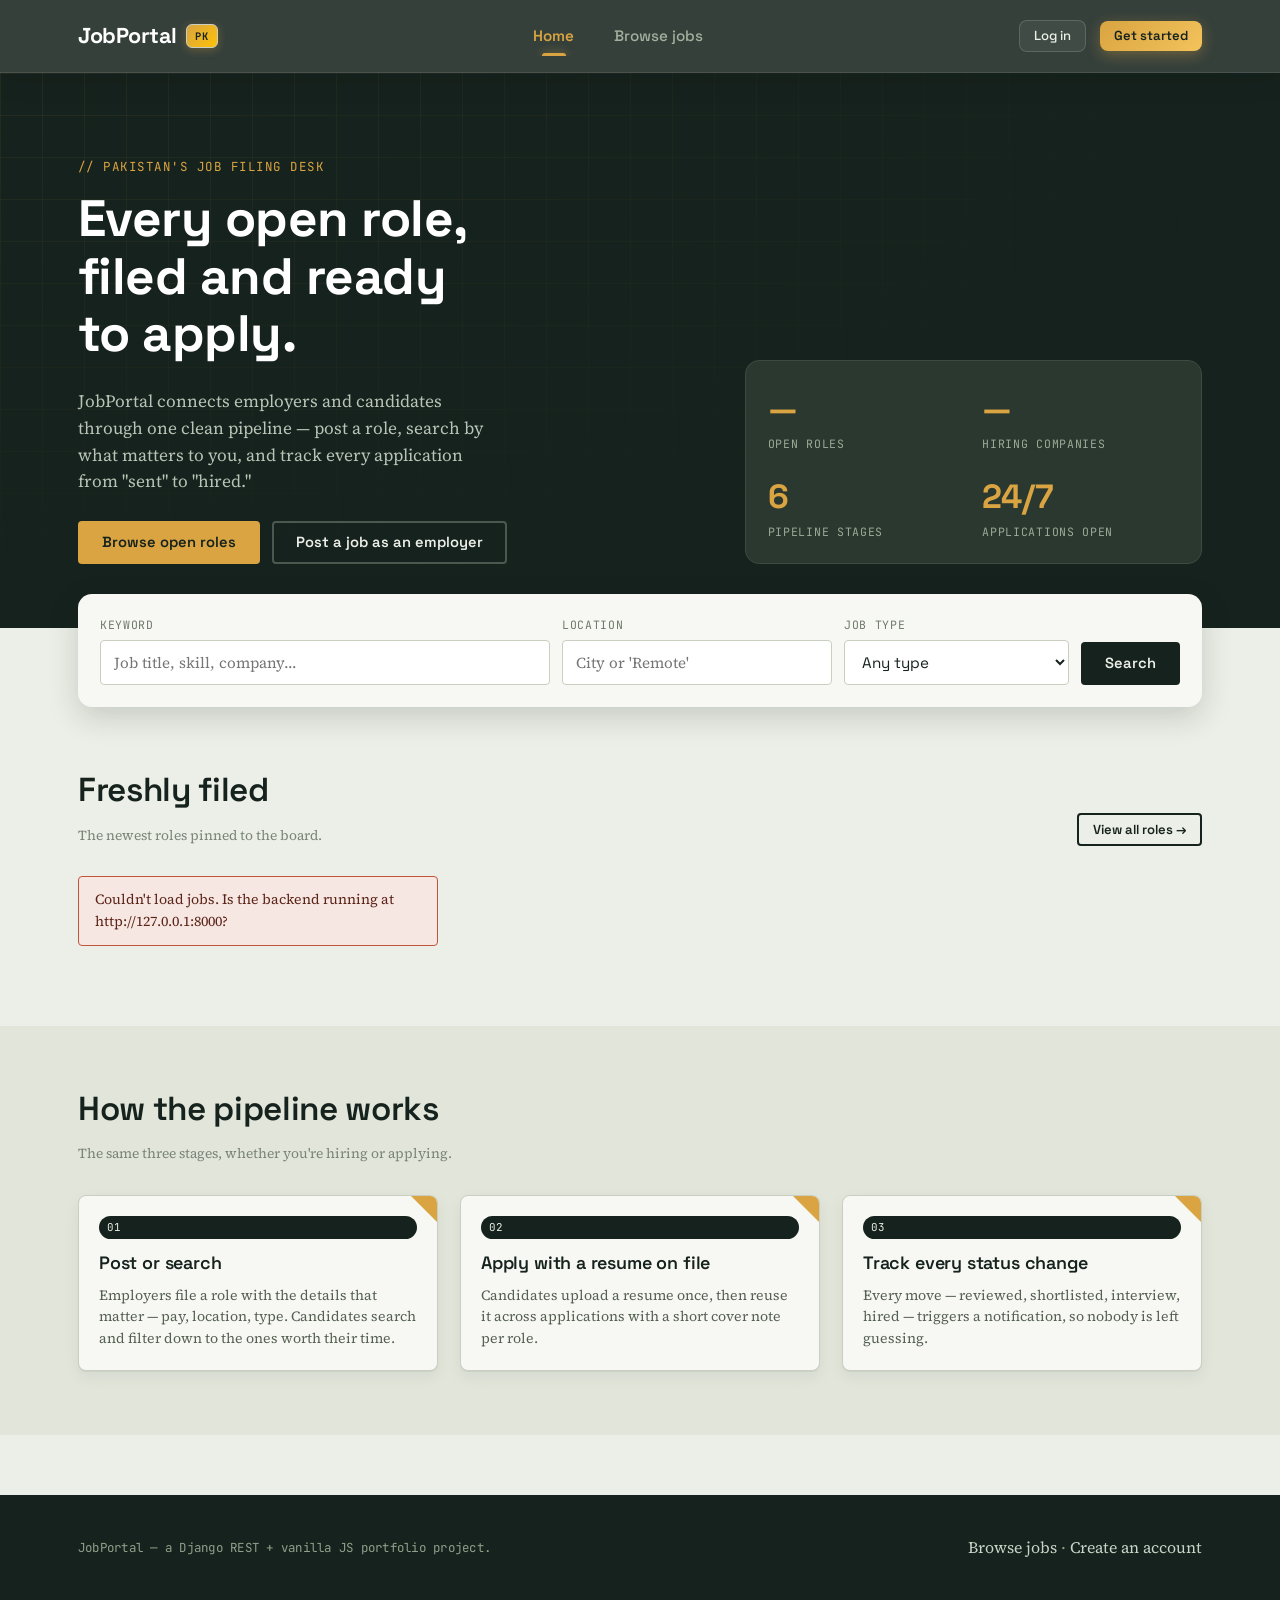
<file: frontend/index.html>
<!DOCTYPE html>
<html lang="en">
<head>
<meta charset="UTF-8">
<meta name="viewport" content="width=device-width, initial-scale=1.0">
<title>JobPortal — Find work. Hire faster.</title>
<link rel="stylesheet" href="css/style.css">
<script src="js/config.js"></script>
</head>
<body>

<div id="topnav"></div>

<section class="hero">
  <div class="container hero-inner">
    <div>
      <span class="eyebrow">// Pakistan's job filing desk</span>
      <h1>Every open role, filed and ready to apply.</h1>
      <p class="lead">JobPortal connects employers and candidates through one clean pipeline — post a role, search by what matters to you, and track every application from "sent" to "hired."</p>
      <div class="hero-actions">
        <a href="jobs.html" class="btn btn-primary">Browse open roles</a>
        <a href="register.html" class="btn btn-outline-light">Post a job as an employer</a>
      </div>
    </div>
    <div class="tally-board" id="tallyBoard">
      <div class="tally"><div class="num" id="tallyJobs">—</div><div class="label">Open roles</div></div>
      <div class="tally"><div class="num" id="tallyCompanies">—</div><div class="label">Hiring companies</div></div>
      <div class="tally"><div class="num">6</div><div class="label">Pipeline stages</div></div>
      <div class="tally"><div class="num">24/7</div><div class="label">Applications open</div></div>
    </div>
  </div>
</section>

<div class="container">
  <form class="search-desk" id="heroSearch">
    <div class="field">
      <label for="q">Keyword</label>
      <input type="text" id="q" name="keyword" placeholder="Job title, skill, company…">
    </div>
    <div class="field">
      <label for="loc">Location</label>
      <input type="text" id="loc" name="location" placeholder="City or 'Remote'">
    </div>
    <div class="field">
      <label for="type">Job type</label>
      <select id="type" name="job_type">
        <option value="">Any type</option>
        <option value="full_time">Full-time</option>
        <option value="part_time">Part-time</option>
        <option value="contract">Contract</option>
        <option value="internship">Internship</option>
        <option value="remote">Remote</option>
      </select>
    </div>
    <button class="btn btn-dark" type="submit" style="align-self:end;">Search</button>
  </form>
</div>

<section class="section">
  <div class="container">
    <div class="section-head">
      <div>
        <h2>Freshly filed</h2>
        <p class="text-muted">The newest roles pinned to the board.</p>
      </div>
      <a href="jobs.html" class="btn btn-outline btn-sm">View all roles →</a>
    </div>
    <div class="grid-jobs" id="featuredJobs">
      <div class="text-muted">Loading roles…</div>
    </div>
  </div>
</section>

<section class="section" style="background:var(--paper-dim);">
  <div class="container">
    <div class="section-head">
      <div>
        <h2>How the pipeline works</h2>
        <p class="text-muted">The same three stages, whether you're hiring or applying.</p>
      </div>
    </div>
    <div class="grid-jobs">
      <div class="job-card">
        <span class="badge-pill">01</span>
        <h3>Post or search</h3>
        <p class="desc">Employers file a role with the details that matter — pay, location, type. Candidates search and filter down to the ones worth their time.</p>
      </div>
      <div class="job-card">
        <span class="badge-pill">02</span>
        <h3>Apply with a resume on file</h3>
        <p class="desc">Candidates upload a resume once, then reuse it across applications with a short cover note per role.</p>
      </div>
      <div class="job-card">
        <span class="badge-pill">03</span>
        <h3>Track every status change</h3>
        <p class="desc">Every move — reviewed, shortlisted, interview, hired — triggers a notification, so nobody is left guessing.</p>
      </div>
    </div>
  </div>
</section>

<footer>
  <div class="container">
    <div class="mono">JobPortal — a Django REST + vanilla JS portfolio project.</div>
    <div><a href="jobs.html">Browse jobs</a> · <a href="register.html">Create an account</a></div>
  </div>
</footer>

<script src="js/api.js"></script>
<script src="js/main.js"></script>
<script>
  renderNav("home");

  document.getElementById("heroSearch").addEventListener("submit", (e) => {
    e.preventDefault();
    const params = new URLSearchParams(new FormData(e.target));
    window.location.href = `jobs.html?${params.toString()}`;
  });

  function jobCardHtml(job) {
    const cardClass = job.status !== "open" ? "closed" : job.is_remote ? "remote" : "";
    return `
      <article class="job-card ${cardClass}">
        <div class="co">
          <div class="co-mark">${companyInitials(job.company_name)}</div>
          <div>
            <div class="co-name">${escapeHtml(job.company_name)}</div>
            <div class="text-muted mono" style="font-size:.72rem;">${timeAgo(job.created_at)}</div>
          </div>
        </div>
        <h3><a href="job-detail.html?slug=${job.slug}">${escapeHtml(job.title)}</a></h3>
        <div class="job-meta">
          <span class="tag gold">${JOB_TYPE_LABELS[job.job_type] || job.job_type}</span>
          <span class="tag">${escapeHtml(job.location)}</span>
          ${job.is_remote ? '<span class="tag blue">Remote friendly</span>' : ""}
        </div>
        <p class="desc">${escapeHtml(job.description).slice(0, 110)}${job.description.length > 110 ? "…" : ""}</p>
        <div class="foot">
          <span class="salary">${formatSalary(job.salary_min, job.salary_max)}</span>
          <span class="applicants-count">${job.applicant_count} applicant${job.applicant_count === 1 ? "" : "s"}</span>
        </div>
      </article>
    `;
  }

  async function loadFeatured() {
    try {
      const data = await JobsAPI.list({ ordering: "-created_at" });
      const jobs = (data.results || data).slice(0, 6);
      document.getElementById("featuredJobs").innerHTML = jobs.length
        ? jobs.map(jobCardHtml).join("")
        : `<div class="empty-state"><div class="icon">🗂️</div>No open roles yet — check back soon.</div>`;

      const companies = new Set(jobs.map((j) => j.company_name));
      document.getElementById("tallyJobs").textContent = data.count ?? jobs.length;
      document.getElementById("tallyCompanies").textContent = companies.size;
    } catch (e) {
      document.getElementById("featuredJobs").innerHTML = `<div class="alert alert-error">Couldn't load jobs. Is the backend running at ${API_BASE}?</div>`;
    }
  }
  loadFeatured();
</script>
</body>
</html>
</file>
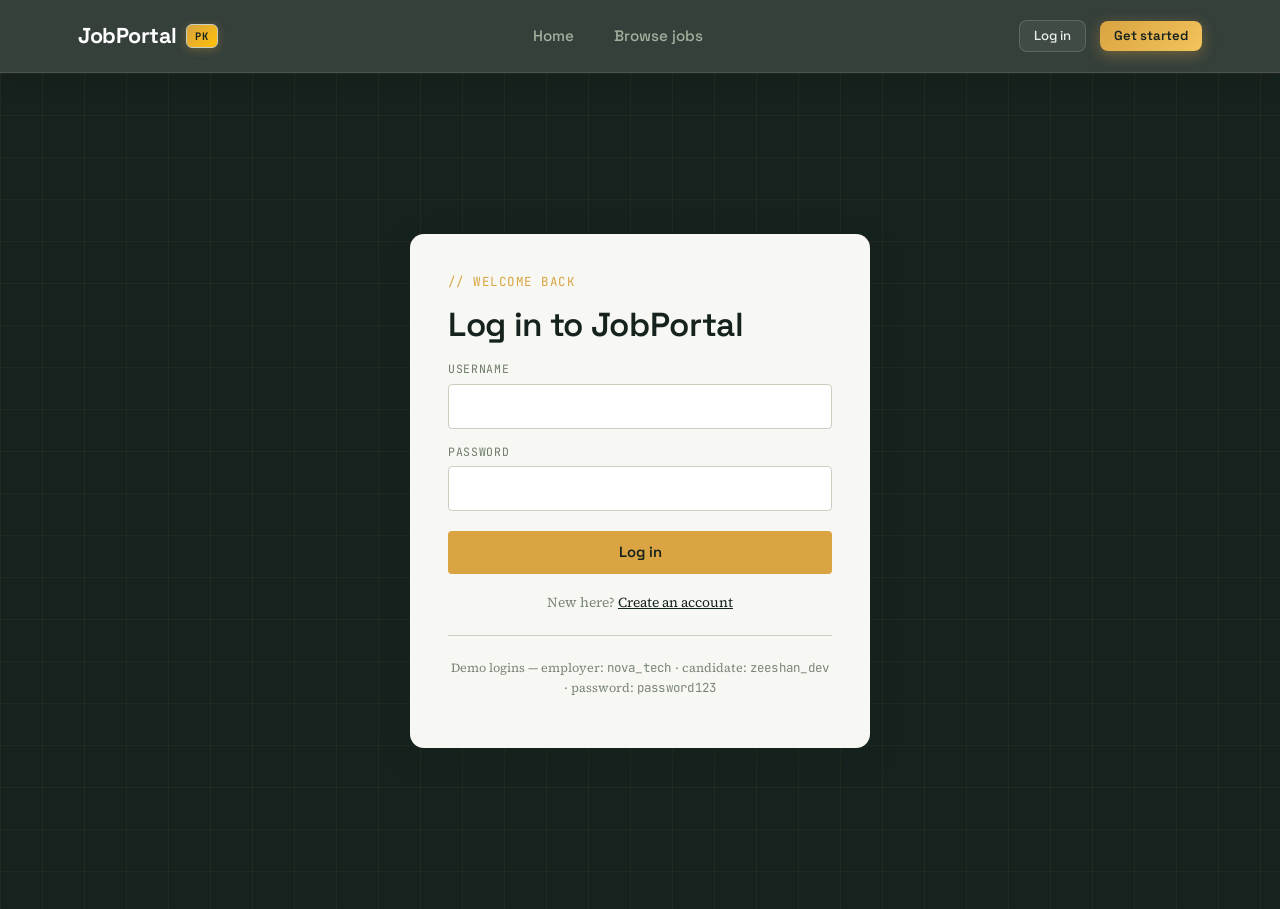
<file: frontend/candidate-dashboard.html>
<!DOCTYPE html>
<html lang="en">
<head>
<meta charset="UTF-8">
<meta name="viewport" content="width=device-width, initial-scale=1.0">
<title>My dashboard — JobPortal</title>
<link rel="stylesheet" href="css/style.css">
<script src="js/config.js"></script>
</head>
<body>

<div id="topnav"></div>

<section style="background:var(--ink); padding: 36px 0 24px;">
  <div class="container">
    <span class="eyebrow">// Candidate desk</span>
    <h1 style="color:#fff; font-size:1.9rem;" id="welcomeHeading">Your dashboard</h1>
  </div>
</section>

<div class="container" style="padding-top:26px; padding-bottom:60px;">
  <div class="dash">
    <nav class="drawer-nav">
      <a data-tab="applications" class="active">📥 My applications</a>
      <a data-tab="resumes">📄 My resumes</a>
      <a data-tab="profile">🪪 My profile</a>
    </nav>

    <div>
      <!-- APPLICATIONS TAB -->
      <div class="panel" id="tab-applications">
        <div class="panel-head">
          <h3 style="margin:0;">Applications</h3>
          <a href="jobs.html" class="btn btn-outline btn-sm">Browse more roles</a>
        </div>
        <div id="applicationsList"><div class="text-muted">Loading…</div></div>
      </div>

      <!-- RESUMES TAB -->
      <div class="panel hidden" id="tab-resumes">
        <div class="panel-head">
          <h3 style="margin:0;">Resumes on file</h3>
        </div>
        <form id="resumeUploadForm" style="display:grid; grid-template-columns: 1fr 1fr auto; gap:12px; align-items:end; margin-bottom:22px;">
          <div class="field">
            <label for="resumeTitle">Title</label>
            <input type="text" id="resumeTitle" placeholder="e.g. Backend Dev Resume 2026" required>
          </div>
          <div class="field">
            <label for="resumeFile">File (PDF/DOC)</label>
            <input type="file" id="resumeFile" accept=".pdf,.doc,.docx" required>
          </div>
          <button class="btn btn-primary" type="submit" id="resumeUploadBtn">Upload</button>
        </form>
        <div id="resumeAlert"></div>
        <div id="resumesList"><div class="text-muted">Loading…</div></div>
      </div>

      <!-- PROFILE TAB -->
      <div class="panel hidden" id="tab-profile">
        <div class="panel-head"><h3 style="margin:0;">Profile</h3></div>
        <div id="profileAlert"></div>
        <form id="profileForm">
          <div style="display:grid; grid-template-columns:1fr 1fr; gap:14px;">
            <div class="field"><label for="p-fullname">Full name</label><input type="text" id="p-fullname"></div>
            <div class="field"><label for="p-headline">Headline</label><input type="text" id="p-headline" placeholder="e.g. AI / Backend Developer"></div>
            <div class="field"><label for="p-phone">Phone</label><input type="text" id="p-phone"></div>
            <div class="field"><label for="p-location">Location</label><input type="text" id="p-location"></div>
            <div class="field"><label for="p-exp">Years of experience</label><input type="number" id="p-exp" min="0"></div>
            <div class="field"><label for="p-skills">Skills (comma separated)</label><input type="text" id="p-skills" placeholder="Python, Django, React"></div>
          </div>
          <div class="field" style="margin-top:14px;"><label for="p-about">About</label><textarea id="p-about"></textarea></div>
          <button type="submit" class="btn btn-primary" style="margin-top:16px;">Save profile</button>
        </form>
      </div>
    </div>
  </div>
</div>

<footer>
  <div class="container">
    <div class="mono">JobPortal — a Django REST + vanilla JS portfolio project.</div>
    <div><a href="jobs.html">Browse jobs</a></div>
  </div>
</footer>

<script src="js/api.js"></script>
<script src="js/main.js"></script>
<script>
  if (!requireAuth("candidate")) { /* redirected */ }
  renderNav("candidate");

  const user = Auth.currentUser();
  document.getElementById("welcomeHeading").textContent = `Welcome back, ${user.username}`;

  // ---- Tabs ----
  document.querySelectorAll(".drawer-nav a").forEach((tabLink) => {
    tabLink.addEventListener("click", () => {
      document.querySelectorAll(".drawer-nav a").forEach((a) => a.classList.remove("active"));
      tabLink.classList.add("active");
      document.querySelectorAll("[id^='tab-']").forEach((p) => p.classList.add("hidden"));
      document.getElementById(`tab-${tabLink.dataset.tab}`).classList.remove("hidden");
    });
  });

  // ---- Applications ----
  async function loadApplications() {
    const el = document.getElementById("applicationsList");
    try {
      const data = await ApplicationsAPI.mine();
      const apps = data.results || data;
      el.innerHTML = apps.length
        ? `<table class="list-table">
            <thead><tr><th>Role</th><th>Company</th><th>Applied</th><th>Status</th></tr></thead>
            <tbody>
              ${apps.map((a) => `
                <tr>
                  <td><strong>${escapeHtml(a.job_title)}</strong></td>
                  <td>${escapeHtml(a.company_name)}</td>
                  <td class="text-muted">${timeAgo(a.applied_at)}</td>
                  <td><span class="status-badge status-${a.status}">${STATUS_LABELS[a.status] || a.status}</span></td>
                </tr>`).join("")}
            </tbody>
          </table>`
        : `<div class="empty-state"><div class="icon">📭</div>No applications yet — <a href="jobs.html" style="text-decoration:underline;">browse open roles</a> to get started.</div>`;
    } catch (e) {
      el.innerHTML = `<div class="alert alert-error">Couldn't load applications.</div>`;
    }
  }

  // ---- Resumes ----
  async function loadResumes() {
    const el = document.getElementById("resumesList");
    try {
      const data = await ResumesAPI.list();
      const resumes = data.results || data;
      el.innerHTML = resumes.length
        ? `<table class="list-table">
            <thead><tr><th>Title</th><th>Uploaded</th><th>Primary</th><th></th></tr></thead>
            <tbody>
              ${resumes.map((r) => `
                <tr>
                  <td><a href="${r.file}" target="_blank" style="text-decoration:underline;">${escapeHtml(r.title)}</a></td>
                  <td class="text-muted">${timeAgo(r.uploaded_at)}</td>
                  <td>${r.is_primary ? '<span class="tag teal">Primary</span>' : ""}</td>
                  <td><button class="btn btn-danger btn-sm" data-id="${r.id}" data-action="delete-resume">Delete</button></td>
                </tr>`).join("")}
            </tbody>
          </table>`
        : `<div class="empty-state"><div class="icon">📄</div>No resumes uploaded yet.</div>`;

      el.querySelectorAll("[data-action='delete-resume']").forEach((btn) => {
        btn.addEventListener("click", async () => {
          if (!confirm("Delete this resume?")) return;
          await ResumesAPI.remove(btn.dataset.id);
          toast("Resume deleted");
          loadResumes();
        });
      });
    } catch (e) {
      el.innerHTML = `<div class="alert alert-error">Couldn't load resumes.</div>`;
    }
  }

  document.getElementById("resumeUploadForm").addEventListener("submit", async (e) => {
    e.preventDefault();
    const alertEl = document.getElementById("resumeAlert");
    alertEl.innerHTML = "";
    const btn = document.getElementById("resumeUploadBtn");
    const fileInput = document.getElementById("resumeFile");
    if (!fileInput.files[0]) return;

    const fd = new FormData();
    fd.append("title", document.getElementById("resumeTitle").value);
    fd.append("file", fileInput.files[0]);
    fd.append("is_primary", "true");

    btn.disabled = true;
    btn.innerHTML = `<span class="spinner"></span>`;
    try {
      await ResumesAPI.upload(fd);
      toast("Resume uploaded");
      document.getElementById("resumeUploadForm").reset();
      loadResumes();
    } catch (err) {
      alertEl.innerHTML = `<div class="alert alert-error">${escapeHtml(err.message)}</div>`;
    } finally {
      btn.disabled = false;
      btn.textContent = "Upload";
    }
  });

  // ---- Profile ----
  async function loadProfile() {
    try {
      const p = await ProfileAPI.candidate();
      document.getElementById("p-fullname").value = p.full_name || "";
      document.getElementById("p-headline").value = p.headline || "";
      document.getElementById("p-phone").value = p.phone || "";
      document.getElementById("p-location").value = p.location || "";
      document.getElementById("p-exp").value = p.experience_years || 0;
      document.getElementById("p-skills").value = p.skills || "";
      document.getElementById("p-about").value = p.about || "";
    } catch (e) { /* profile may not exist yet */ }
  }

  document.getElementById("profileForm").addEventListener("submit", async (e) => {
    e.preventDefault();
    const alertEl = document.getElementById("profileAlert");
    try {
      await ProfileAPI.candidate({
        full_name: document.getElementById("p-fullname").value,
        headline: document.getElementById("p-headline").value,
        phone: document.getElementById("p-phone").value,
        location: document.getElementById("p-location").value,
        experience_years: Number(document.getElementById("p-exp").value) || 0,
        skills: document.getElementById("p-skills").value,
        about: document.getElementById("p-about").value,
      });
      alertEl.innerHTML = `<div class="alert alert-success">Profile saved.</div>`;
      toast("Profile updated");
    } catch (err) {
      alertEl.innerHTML = `<div class="alert alert-error">${escapeHtml(err.message)}</div>`;
    }
  });

  loadApplications();
  loadResumes();
  loadProfile();
</script>
</body>
</html>
</file>
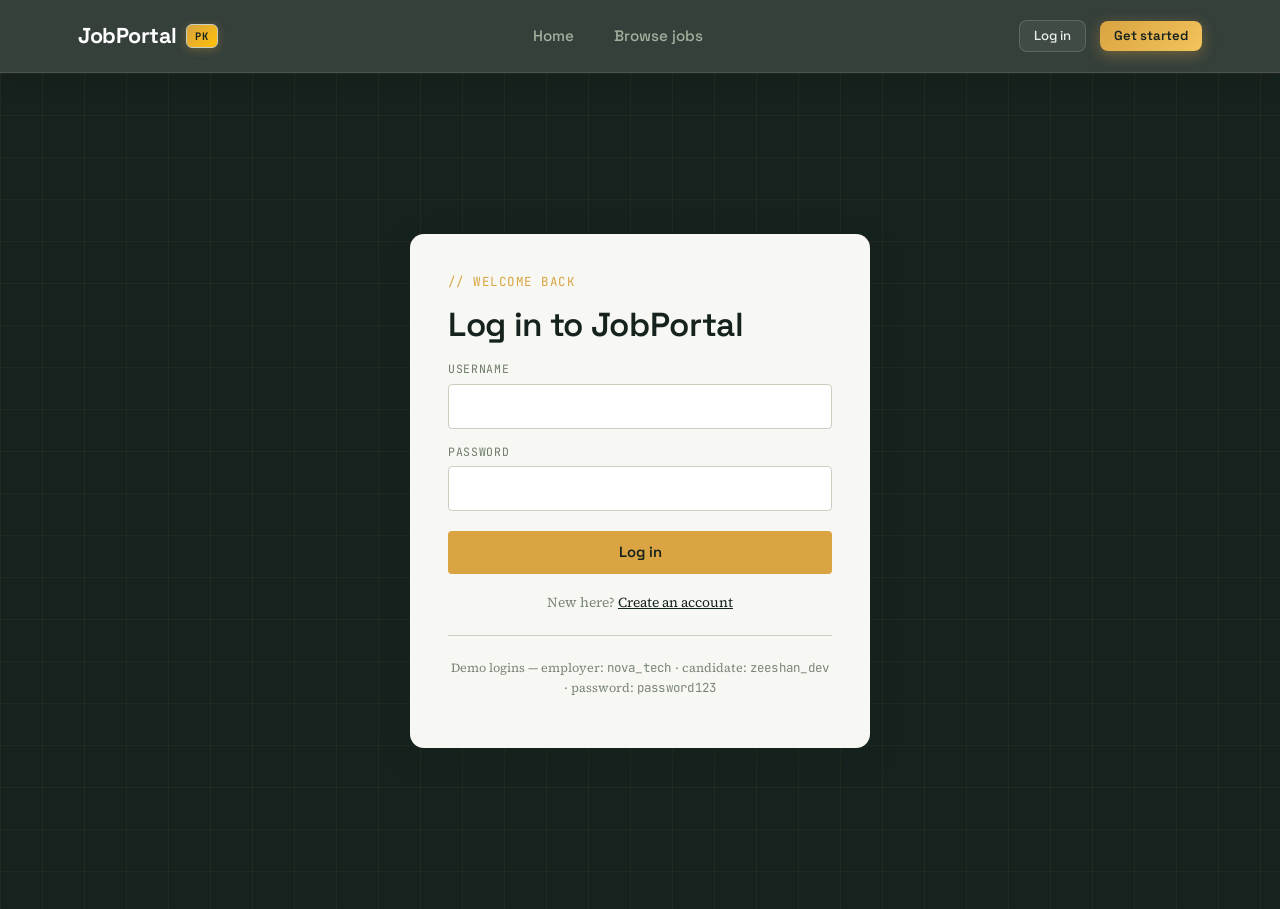
<file: frontend/employer-dashboard.html>
<!DOCTYPE html>
<html lang="en">
<head>
<meta charset="UTF-8">
<meta name="viewport" content="width=device-width, initial-scale=1.0">
<title>Employer dashboard — JobPortal</title>
<link rel="stylesheet" href="css/style.css">
<script src="js/config.js"></script>
<style>
  .status-select{ font-family:var(--font-mono); font-size:.78rem; padding:6px 8px; width:auto; }
</style>
</head>
<body>

<div id="topnav"></div>

<section style="background:var(--ink); padding: 36px 0 24px;">
  <div class="container">
    <span class="eyebrow">// Employer desk</span>
    <h1 style="color:#fff; font-size:1.9rem;" id="welcomeHeading">Your dashboard</h1>
  </div>
</section>

<div class="container" style="padding-top:26px; padding-bottom:60px;">
  <div class="dash">
    <nav class="drawer-nav">
      <a data-tab="overview" class="active">📊 Overview</a>
      <a data-tab="postings">🗂️ Job postings</a>
      <a data-tab="post">➕ Post a new job</a>
      <a data-tab="applicants">🧑‍💼 Review applicants</a>
      <a data-tab="profile">🏢 Company profile</a>
    </nav>

    <div>
      <!-- OVERVIEW -->
      <div class="panel" id="tab-overview">
        <div class="panel-head"><h3 style="margin:0;">At a glance</h3></div>
        <div class="stat-row" id="statTiles">
          <div class="stat-tile"><div class="n">—</div><div class="l">Total jobs</div></div>
          <div class="stat-tile"><div class="n">—</div><div class="l">Open jobs</div></div>
          <div class="stat-tile"><div class="n">—</div><div class="l">Applications</div></div>
          <div class="stat-tile"><div class="n">—</div><div class="l">Shortlisted</div></div>
        </div>
      </div>
      <div class="panel" id="tab-overview-2">
        <div class="panel-head"><h3 style="margin:0;">Top roles by applicants</h3></div>
        <div id="topJobsList"><div class="text-muted">Loading…</div></div>
      </div>

      <!-- POSTINGS -->
      <div class="panel hidden" id="tab-postings">
        <div class="panel-head">
          <h3 style="margin:0;">Your job postings</h3>
          <button class="btn btn-outline btn-sm" data-goto="post">+ Post a job</button>
        </div>
        <div id="postingsList"><div class="text-muted">Loading…</div></div>
      </div>

      <!-- POST A JOB -->
      <div class="panel hidden" id="tab-post">
        <div class="panel-head"><h3 style="margin:0;" id="postFormTitle">Post a new job</h3></div>
        <div id="postAlert"></div>
        <form id="postJobForm">
          <input type="hidden" id="editingSlug">
          <div style="display:grid; grid-template-columns:2fr 1fr; gap:14px;">
            <div class="field"><label for="j-title">Job title *</label><input type="text" id="j-title" required></div>
            <div class="field"><label for="j-category">Category</label><input type="text" id="j-category" placeholder="e.g. Engineering"></div>
          </div>
          <div style="display:grid; grid-template-columns: repeat(3,1fr); gap:14px; margin-top:14px;">
            <div class="field">
              <label for="j-type">Job type</label>
              <select id="j-type">
                <option value="full_time">Full-time</option>
                <option value="part_time">Part-time</option>
                <option value="contract">Contract</option>
                <option value="internship">Internship</option>
                <option value="remote">Remote</option>
              </select>
            </div>
            <div class="field">
              <label for="j-exp">Experience level</label>
              <select id="j-exp">
                <option value="entry">Entry level</option>
                <option value="mid">Mid level</option>
                <option value="senior">Senior level</option>
                <option value="lead">Lead / Principal</option>
              </select>
            </div>
            <div class="field">
              <label for="j-status">Status</label>
              <select id="j-status">
                <option value="open">Open</option>
                <option value="draft">Draft</option>
                <option value="closed">Closed</option>
              </select>
            </div>
          </div>
          <div style="display:grid; grid-template-columns: repeat(4,1fr); gap:14px; margin-top:14px;">
            <div class="field" style="grid-column: span 2;"><label for="j-location">Location *</label><input type="text" id="j-location" required></div>
            <div class="field"><label for="j-salary-min">Min salary (PKR)</label><input type="number" id="j-salary-min"></div>
            <div class="field"><label for="j-salary-max">Max salary (PKR)</label><input type="number" id="j-salary-max"></div>
          </div>
          <div style="display:grid; grid-template-columns:1fr 1fr; gap:14px; margin-top:14px; align-items:end;">
            <div class="field">
              <label style="display:flex; align-items:center; gap:8px; text-transform:none; font-family:var(--font-body); font-size:.9rem;">
                <input type="checkbox" id="j-remote" style="width:auto;"> Remote friendly
              </label>
            </div>
            <div class="field"><label for="j-deadline">Application deadline</label><input type="date" id="j-deadline"></div>
          </div>
          <div class="field" style="margin-top:14px;"><label for="j-desc">Description *</label><textarea id="j-desc" required></textarea></div>
          <div class="field" style="margin-top:14px;"><label for="j-reqs">Requirements</label><textarea id="j-reqs"></textarea></div>
          <div class="field" style="margin-top:14px;"><label for="j-resp">Responsibilities</label><textarea id="j-resp"></textarea></div>
          <div style="display:flex; gap:10px; margin-top:18px;">
            <button type="submit" class="btn btn-primary" id="postJobBtn">Publish job</button>
            <button type="button" class="btn btn-outline" id="cancelEditBtn" style="display:none;">Cancel edit</button>
          </div>
        </form>
      </div>

      <!-- APPLICANTS -->
      <div class="panel hidden" id="tab-applicants">
        <div class="panel-head">
          <h3 style="margin:0;">Review applicants</h3>
          <select id="applicantJobFilter" style="width:auto;"><option value="">Choose a job posting…</option></select>
        </div>
        <div id="applicantsList"><div class="empty-state"><div class="icon">🧑‍💼</div>Pick a job posting above to see who's applied.</div></div>
      </div>

      <!-- PROFILE -->
      <div class="panel hidden" id="tab-profile">
        <div class="panel-head"><h3 style="margin:0;">Company profile</h3></div>
        <div id="companyProfileAlert"></div>
        <form id="companyProfileForm">
          <div style="display:grid; grid-template-columns:1fr 1fr; gap:14px;">
            <div class="field"><label for="c-name">Company name</label><input type="text" id="c-name"></div>
            <div class="field"><label for="c-industry">Industry</label><input type="text" id="c-industry"></div>
            <div class="field"><label for="c-website">Website</label><input type="url" id="c-website" placeholder="https://"></div>
            <div class="field"><label for="c-location">Location</label><input type="text" id="c-location"></div>
            <div class="field"><label for="c-size">Company size</label><input type="text" id="c-size" placeholder="e.g. 11-50 employees"></div>
          </div>
          <div class="field" style="margin-top:14px;"><label for="c-about">About the company</label><textarea id="c-about"></textarea></div>
          <button type="submit" class="btn btn-primary" style="margin-top:16px;">Save company profile</button>
        </form>
      </div>
    </div>
  </div>
</div>

<footer>
  <div class="container">
    <div class="mono">JobPortal — a Django REST + vanilla JS portfolio project.</div>
    <div><a href="jobs.html">Browse jobs</a></div>
  </div>
</footer>

<script src="js/api.js"></script>
<script src="js/main.js"></script>
<script>
  if (!requireAuth("employer")) { /* redirected */ }
  renderNav("employer");

  const user = Auth.currentUser();
  document.getElementById("welcomeHeading").textContent = `Welcome back, ${user.username}`;

  function switchTab(tabName) {
    document.querySelectorAll(".drawer-nav a").forEach((a) => a.classList.toggle("active", a.dataset.tab === tabName));
    document.querySelectorAll("[id^='tab-']").forEach((p) => p.classList.add("hidden"));
    document.getElementById(`tab-${tabName}`)?.classList.remove("hidden");
    if (tabName === "overview") document.getElementById("tab-overview-2").classList.remove("hidden");
  }
  document.querySelectorAll(".drawer-nav a").forEach((a) => a.addEventListener("click", () => switchTab(a.dataset.tab)));
  document.querySelectorAll("[data-goto]").forEach((btn) => btn.addEventListener("click", () => switchTab(btn.dataset.goto)));

  // ---- Overview ----
  async function loadStats() {
    try {
      const s = await StatsAPI.employer();
      const tiles = document.querySelectorAll("#statTiles .stat-tile");
      tiles[0].querySelector(".n").textContent = s.total_jobs;
      tiles[1].querySelector(".n").textContent = s.open_jobs;
      tiles[2].querySelector(".n").textContent = s.total_applications;
      tiles[3].querySelector(".n").textContent = s.status_breakdown.shortlisted || 0;

      const topEl = document.getElementById("topJobsList");
      topEl.innerHTML = s.top_jobs.length
        ? `<table class="list-table"><thead><tr><th>Role</th><th>Applicants</th></tr></thead><tbody>
            ${s.top_jobs.map((j) => `<tr><td><a href="job-detail.html?slug=${j.slug}" style="text-decoration:underline;">${escapeHtml(j.title)}</a></td><td>${j.app_count}</td></tr>`).join("")}
          </tbody></table>`
        : `<div class="empty-state">Post your first job to see stats here.</div>`;
    } catch (e) {
      document.getElementById("topJobsList").innerHTML = `<div class="alert alert-error">Couldn't load stats.</div>`;
    }
  }

  // ---- Postings ----
  let myJobsCache = [];
  async function loadPostings() {
    const el = document.getElementById("postingsList");
    try {
      const data = await JobsAPI.myJobs();
      myJobsCache = data.results || data;
      el.innerHTML = myJobsCache.length
        ? `<table class="list-table">
            <thead><tr><th>Role</th><th>Type</th><th>Status</th><th>Applicants</th><th>Posted</th><th></th></tr></thead>
            <tbody>
              ${myJobsCache.map((j) => `
                <tr>
                  <td><a href="job-detail.html?slug=${j.slug}" style="text-decoration:underline;">${escapeHtml(j.title)}</a></td>
                  <td>${JOB_TYPE_LABELS[j.job_type] || j.job_type}</td>
                  <td><span class="tag ${j.status === "open" ? "teal" : ""}">${j.status}</span></td>
                  <td>${j.applicant_count}</td>
                  <td class="text-muted">${timeAgo(j.created_at)}</td>
                  <td style="display:flex; gap:6px;">
                    <button class="btn btn-outline btn-sm" data-action="edit" data-slug="${j.slug}">Edit</button>
                    <button class="btn btn-danger btn-sm" data-action="delete" data-slug="${j.slug}">Delete</button>
                  </td>
                </tr>`).join("")}
            </tbody>
          </table>`
        : `<div class="empty-state"><div class="icon">🗂️</div>You haven't posted any jobs yet.</div>`;

      el.querySelectorAll("[data-action='edit']").forEach((btn) => btn.addEventListener("click", () => startEdit(btn.dataset.slug)));
      el.querySelectorAll("[data-action='delete']").forEach((btn) => btn.addEventListener("click", () => deleteJob(btn.dataset.slug)));

      // populate applicant filter dropdown
      const filterSelect = document.getElementById("applicantJobFilter");
      filterSelect.innerHTML = `<option value="">Choose a job posting…</option>` +
        myJobsCache.map((j) => `<option value="${j.slug}">${escapeHtml(j.title)} (${j.applicant_count})</option>`).join("");
    } catch (e) {
      el.innerHTML = `<div class="alert alert-error">Couldn't load your postings.</div>`;
    }
  }

  function deleteJob(slug) {
    if (!confirm("Delete this job posting? This cannot be undone.")) return;
    JobsAPI.remove(slug).then(() => { toast("Job deleted"); loadPostings(); loadStats(); });
  }

  function startEdit(slug) {
    const job = myJobsCache.find((j) => j.slug === slug);
    if (!job) return;
    document.getElementById("editingSlug").value = slug;
    document.getElementById("postFormTitle").textContent = `Editing: ${job.title}`;
    document.getElementById("j-title").value = job.title;
    document.getElementById("j-category").value = job.category || "";
    document.getElementById("j-type").value = job.job_type;
    document.getElementById("j-exp").value = job.experience_level;
    document.getElementById("j-status").value = job.status;
    document.getElementById("j-location").value = job.location;
    document.getElementById("j-salary-min").value = job.salary_min || "";
    document.getElementById("j-salary-max").value = job.salary_max || "";
    document.getElementById("j-remote").checked = job.is_remote;
    document.getElementById("j-deadline").value = job.deadline || "";
    document.getElementById("j-desc").value = job.description;
    document.getElementById("j-reqs").value = job.requirements || "";
    document.getElementById("j-resp").value = job.responsibilities || "";
    document.getElementById("postJobBtn").textContent = "Save changes";
    document.getElementById("cancelEditBtn").style.display = "inline-flex";
    switchTab("post");
  }

  document.getElementById("cancelEditBtn").addEventListener("click", () => resetPostForm());

  function resetPostForm() {
    document.getElementById("postJobForm").reset();
    document.getElementById("editingSlug").value = "";
    document.getElementById("postFormTitle").textContent = "Post a new job";
    document.getElementById("postJobBtn").textContent = "Publish job";
    document.getElementById("cancelEditBtn").style.display = "none";
  }

  document.getElementById("postJobForm").addEventListener("submit", async (e) => {
    e.preventDefault();
    const alertEl = document.getElementById("postAlert");
    alertEl.innerHTML = "";
    const editingSlug = document.getElementById("editingSlug").value;

    const payload = {
      title: document.getElementById("j-title").value,
      category: document.getElementById("j-category").value,
      job_type: document.getElementById("j-type").value,
      experience_level: document.getElementById("j-exp").value,
      status: document.getElementById("j-status").value,
      location: document.getElementById("j-location").value,
      salary_min: document.getElementById("j-salary-min").value || null,
      salary_max: document.getElementById("j-salary-max").value || null,
      is_remote: document.getElementById("j-remote").checked,
      deadline: document.getElementById("j-deadline").value || null,
      description: document.getElementById("j-desc").value,
      requirements: document.getElementById("j-reqs").value,
      responsibilities: document.getElementById("j-resp").value,
    };

    const btn = document.getElementById("postJobBtn");
    btn.disabled = true;
    btn.innerHTML = `<span class="spinner"></span>`;
    try {
      if (editingSlug) {
        await JobsAPI.update(editingSlug, payload);
        toast("Job updated");
      } else {
        await JobsAPI.create(payload);
        toast("Job posted!");
      }
      resetPostForm();
      loadPostings();
      loadStats();
      switchTab("postings");
    } catch (err) {
      alertEl.innerHTML = `<div class="alert alert-error">${escapeHtml(err.message)}</div>`;
    } finally {
      btn.disabled = false;
      btn.textContent = editingSlug ? "Save changes" : "Publish job";
    }
  });

  // ---- Applicants ----
  document.getElementById("applicantJobFilter").addEventListener("change", async (e) => {
    const slug = e.target.value;
    const el = document.getElementById("applicantsList");
    if (!slug) { el.innerHTML = `<div class="empty-state"><div class="icon">🧑‍💼</div>Pick a job posting above to see who's applied.</div>`; return; }
    el.innerHTML = `<div class="text-muted">Loading applicants…</div>`;
    try {
      const apps = await JobsAPI.applicants(slug);
      el.innerHTML = apps.length
        ? apps.map((a) => `
            <div class="panel" style="padding:16px; margin-bottom:12px;">
              <div style="display:flex; justify-content:space-between; align-items:flex-start; gap:12px; flex-wrap:wrap;">
                <div>
                  <strong>${escapeHtml(a.candidate_name || "Candidate")}</strong>
                  <div class="text-muted" style="font-size:.85rem;">${escapeHtml(a.candidate_headline || "")}</div>
                  <div class="text-muted mono" style="font-size:.72rem; margin-top:4px;">Applied ${timeAgo(a.applied_at)}</div>
                </div>
                <div style="display:flex; align-items:center; gap:8px;">
                  <span class="status-badge status-${a.status}">${STATUS_LABELS[a.status] || a.status}</span>
                  <select class="status-select" data-id="${a.id}">
                    ${Object.entries(STATUS_LABELS).map(([val, label]) => `<option value="${val}" ${a.status === val ? "selected" : ""}>${label}</option>`).join("")}
                  </select>
                  ${a.resume_file ? `<a href="${a.resume_file}" target="_blank" class="btn btn-outline btn-sm">Resume</a>` : ""}
                </div>
              </div>
              ${a.cover_letter ? `<p style="margin-top:12px; font-size:.9rem;">${escapeHtml(a.cover_letter)}</p>` : ""}
            </div>`).join("")
        : `<div class="empty-state"><div class="icon">📭</div>No applicants for this role yet.</div>`;

      el.querySelectorAll(".status-select").forEach((sel) => {
        sel.addEventListener("change", async () => {
          try {
            await ApplicationsAPI.updateStatus(sel.dataset.id, sel.value);
            toast("Status updated — candidate notified");
            document.getElementById("applicantJobFilter").dispatchEvent(new Event("change"));
          } catch (err) {
            toast(err.message, "error");
          }
        });
      });
    } catch (e2) {
      el.innerHTML = `<div class="alert alert-error">Couldn't load applicants.</div>`;
    }
  });

  // ---- Company profile ----
  async function loadCompanyProfile() {
    try {
      const p = await ProfileAPI.employer();
      document.getElementById("c-name").value = p.company_name || "";
      document.getElementById("c-industry").value = p.industry || "";
      document.getElementById("c-website").value = p.company_website || "";
      document.getElementById("c-location").value = p.location || "";
      document.getElementById("c-size").value = p.company_size || "";
      document.getElementById("c-about").value = p.about || "";
    } catch (e) { /* profile may not exist yet */ }
  }

  document.getElementById("companyProfileForm").addEventListener("submit", async (e) => {
    e.preventDefault();
    const alertEl = document.getElementById("companyProfileAlert");
    try {
      await ProfileAPI.employer({
        company_name: document.getElementById("c-name").value,
        industry: document.getElementById("c-industry").value,
        company_website: document.getElementById("c-website").value,
        location: document.getElementById("c-location").value,
        company_size: document.getElementById("c-size").value,
        about: document.getElementById("c-about").value,
      });
      alertEl.innerHTML = `<div class="alert alert-success">Company profile saved.</div>`;
      toast("Profile updated");
    } catch (err) {
      alertEl.innerHTML = `<div class="alert alert-error">${escapeHtml(err.message)}</div>`;
    }
  });

  loadStats();
  loadPostings();
  loadCompanyProfile();
</script>
</body>
</html>
</file>
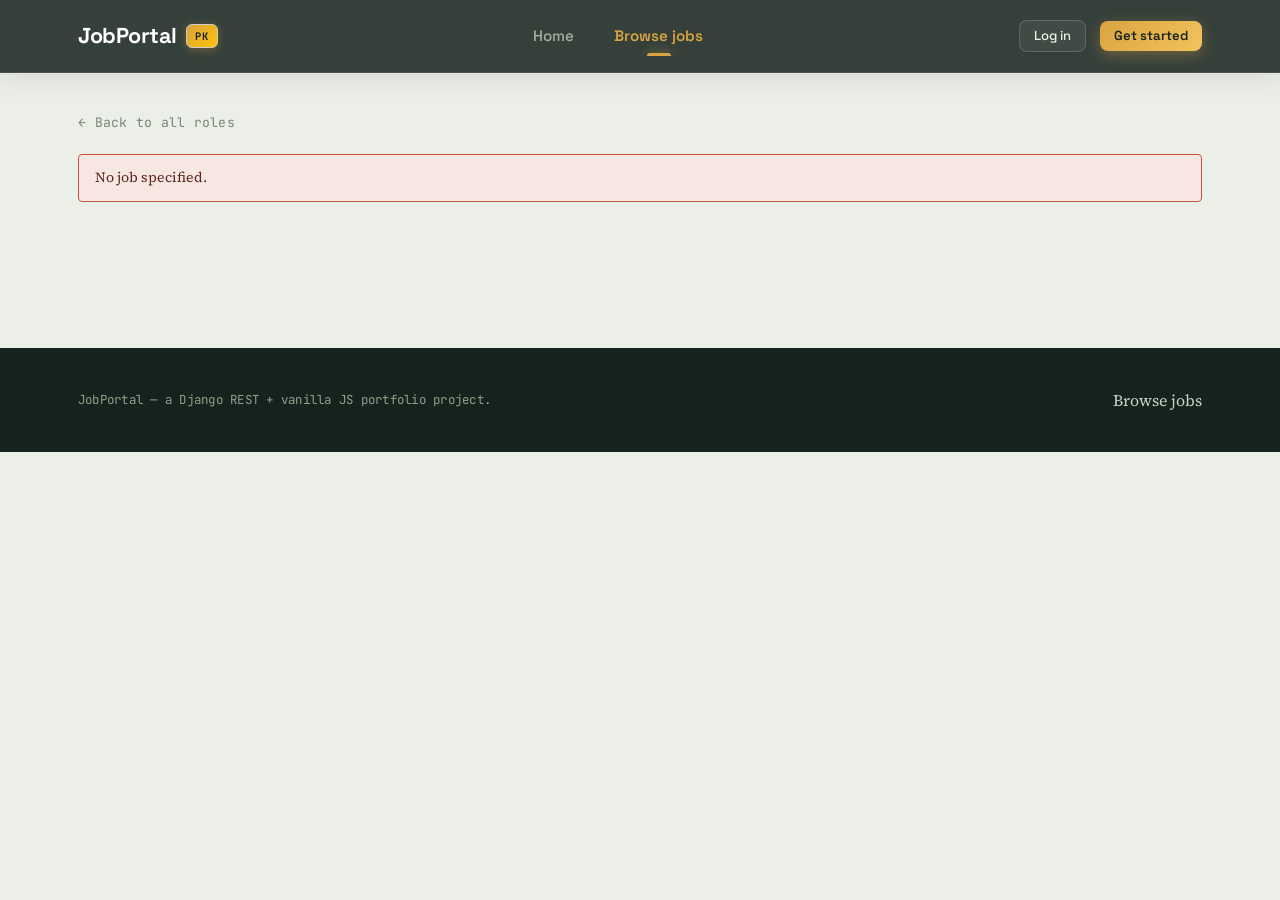
<file: frontend/job-detail.html>
<!DOCTYPE html>
<html lang="en">
<head>
<meta charset="UTF-8">
<meta name="viewport" content="width=device-width, initial-scale=1.0">
<title>Job details — JobPortal</title>
<link rel="stylesheet" href="css/style.css">
<script src="js/config.js"></script>
<style>
  .detail-wrap{ display:grid; grid-template-columns: 1fr 340px; gap: 28px; align-items:start; }
  @media (max-width: 900px){ .detail-wrap{ grid-template-columns: 1fr; } }
  .detail-head{ display:flex; gap:16px; align-items:flex-start; margin-bottom: 10px; }
  .co-mark-lg{ width:56px; height:56px; border-radius:10px; background:var(--ink); color:var(--amber);
    display:flex; align-items:center; justify-content:center; font-family:var(--font-display); font-weight:700; font-size:1.3rem; flex-shrink:0;}
  .modal-backdrop{ position:fixed; inset:0; background:rgba(22,34,29,.55); display:none; align-items:center; justify-content:center; z-index:100; padding:20px; }
  .modal-backdrop.open{ display:flex; }
  .modal{ background:var(--card); border-radius: var(--radius-lg); padding:30px; width:100%; max-width:520px; box-shadow: var(--shadow-pop); }
</style>
</head>
<body>

<div id="topnav"></div>

<div class="container" style="padding-top:36px; padding-bottom:70px;">
  <a href="jobs.html" class="text-muted mono" style="font-size:.82rem;">← Back to all roles</a>

  <div id="jobDetail" style="margin-top:20px;">
    <div class="text-muted">Loading role…</div>
  </div>
</div>

<div class="modal-backdrop" id="applyModal">
  <div class="modal">
    <h3>Apply for this role</h3>
    <div id="applyAlert"></div>
    <form id="applyForm">
      <div class="field" style="margin-bottom:14px;">
        <label for="resumeSelect">Resume</label>
        <select id="resumeSelect" required></select>
      </div>
      <div class="field" style="margin-bottom:18px;">
        <label for="coverLetter">Cover note (optional)</label>
        <textarea id="coverLetter" placeholder="A couple of lines on why you're a fit…"></textarea>
      </div>
      <div style="display:flex; gap:10px;">
        <button type="submit" class="btn btn-primary btn-block" id="applySubmitBtn">Submit application</button>
        <button type="button" class="btn btn-outline" id="applyCancelBtn">Cancel</button>
      </div>
      <p class="text-muted" style="margin-top:14px;">No resume on file yet? <a href="candidate-dashboard.html" style="text-decoration:underline;">Upload one from your dashboard</a> first.</p>
    </form>
  </div>
</div>

<footer>
  <div class="container">
    <div class="mono">JobPortal — a Django REST + vanilla JS portfolio project.</div>
    <div><a href="jobs.html">Browse jobs</a></div>
  </div>
</footer>

<script src="js/api.js"></script>
<script src="js/main.js"></script>
<script>
  renderNav("jobs");

  const slug = new URLSearchParams(window.location.search).get("slug");
  let currentJob = null;

  function statusPill(status){
    return `<span class="tag ${status === "open" ? "teal" : ""}">${status === "open" ? "Accepting applications" : "Closed"}</span>`;
  }

  async function loadJob() {
    const el = document.getElementById("jobDetail");
    if (!slug) { el.innerHTML = `<div class="alert alert-error">No job specified.</div>`; return; }
    try {
      currentJob = await JobsAPI.get(slug);
      const j = currentJob;
      const user = Auth.currentUser();
      const canApply = Auth.isLoggedIn() && user.role === "candidate" && j.status === "open" && !j.has_applied;

      el.innerHTML = `
        <div class="detail-wrap">
          <div>
            <div class="detail-head">
              <div class="co-mark-lg">${companyInitials(j.company_name)}</div>
              <div>
                <div class="co-name mono" style="font-size:.85rem;">${escapeHtml(j.company_name)} · ${escapeHtml(j.company_location || "")}</div>
                <h1 style="margin:4px 0;">${escapeHtml(j.title)}</h1>
                <div class="job-meta">
                  <span class="tag gold">${JOB_TYPE_LABELS[j.job_type] || j.job_type}</span>
                  <span class="tag">${escapeHtml(j.location)}</span>
                  <span class="tag">${EXPERIENCE_LABELS[j.experience_level] || j.experience_level}</span>
                  ${j.is_remote ? '<span class="tag blue">Remote friendly</span>' : ""}
                  ${statusPill(j.status)}
                </div>
              </div>
            </div>

            <hr class="divider">
            <h3>About this role</h3>
            <p style="white-space:pre-line;">${escapeHtml(j.description)}</p>

            ${j.requirements ? `<h3>Requirements</h3><p style="white-space:pre-line;">${escapeHtml(j.requirements)}</p>` : ""}
            ${j.responsibilities ? `<h3>Responsibilities</h3><p style="white-space:pre-line;">${escapeHtml(j.responsibilities)}</p>` : ""}
          </div>

          <aside class="panel">
            <div class="salary" style="font-size:1.2rem; margin-bottom:6px;">${formatSalary(j.salary_min, j.salary_max)}</div>
            <div class="text-muted" style="margin-bottom:18px;">${j.applicant_count} applicant${j.applicant_count === 1 ? "" : "s"} so far ${j.deadline ? `· Apply by ${new Date(j.deadline).toLocaleDateString()}` : ""}</div>

            ${
              j.has_applied
                ? `<button class="btn btn-block" disabled>✓ Already applied</button>`
                : canApply
                ? `<button class="btn btn-primary btn-block" id="openApplyBtn">Apply for this role</button>`
                : !Auth.isLoggedIn()
                ? `<a href="login.html" class="btn btn-primary btn-block">Log in to apply</a>`
                : user.role === "employer"
                ? `<p class="text-muted">Employer accounts can't apply to jobs.</p>`
                : `<button class="btn btn-block" disabled>Applications closed</button>`
            }

            <hr class="divider">
            <div class="text-muted" style="font-size:.82rem;">Posted ${timeAgo(j.created_at)}</div>
          </aside>
        </div>
      `;

      const openBtn = document.getElementById("openApplyBtn");
      if (openBtn) openBtn.addEventListener("click", openApplyModal);
    } catch (e) {
      el.innerHTML = `<div class="alert alert-error">Couldn't load this role. It may have been removed.</div>`;
    }
  }

  async function openApplyModal() {
    document.getElementById("applyModal").classList.add("open");
    const select = document.getElementById("resumeSelect");
    select.innerHTML = `<option>Loading resumes…</option>`;
    try {
      const data = await ResumesAPI.list();
      const resumes = data.results || data;
      select.innerHTML = resumes.length
        ? resumes.map((r) => `<option value="${r.id}">${escapeHtml(r.title)}${r.is_primary ? " (primary)" : ""}</option>`).join("")
        : `<option value="">No resumes uploaded</option>`;
    } catch (e) {
      select.innerHTML = `<option value="">Couldn't load resumes</option>`;
    }
  }

  document.getElementById("applyCancelBtn").addEventListener("click", () => {
    document.getElementById("applyModal").classList.remove("open");
  });

  document.getElementById("applyForm").addEventListener("submit", async (e) => {
    e.preventDefault();
    const resumeId = document.getElementById("resumeSelect").value;
    const alertEl = document.getElementById("applyAlert");
    if (!resumeId) {
      alertEl.innerHTML = `<div class="alert alert-error">Upload a resume from your dashboard before applying.</div>`;
      return;
    }
    const btn = document.getElementById("applySubmitBtn");
    btn.disabled = true;
    btn.innerHTML = `<span class="spinner"></span> Submitting…`;
    try {
      await ApplicationsAPI.apply({
        job: currentJob.id,
        resume: resumeId,
        cover_letter: document.getElementById("coverLetter").value,
      });
      document.getElementById("applyModal").classList.remove("open");
      toast("Application submitted!");
      loadJob();
    } catch (err) {
      alertEl.innerHTML = `<div class="alert alert-error">${escapeHtml(err.message)}</div>`;
    } finally {
      btn.disabled = false;
      btn.textContent = "Submit application";
    }
  });

  loadJob();
</script>
</body>
</html>
</file>
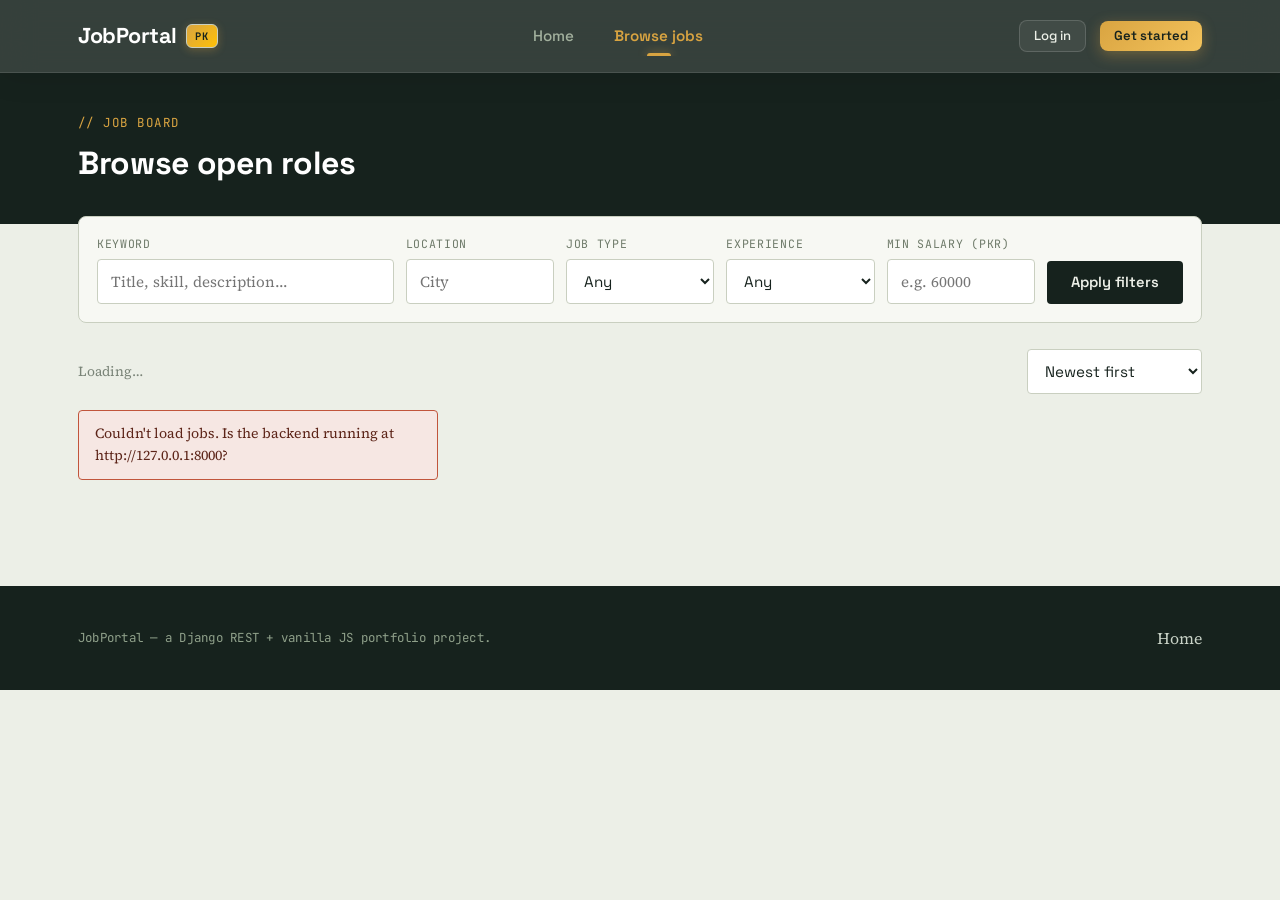
<file: frontend/jobs.html>
<!DOCTYPE html>
<html lang="en">
<head>
<meta charset="UTF-8">
<meta name="viewport" content="width=device-width, initial-scale=1.0">
<title>Browse jobs — JobPortal</title>
<link rel="stylesheet" href="css/style.css">
<script src="js/config.js"></script>
<style>
  .filters-bar{
    background: var(--card); border:1px solid var(--line); border-radius: var(--radius-md);
    padding: 18px; display:grid; grid-template-columns: 2fr 1fr 1fr 1fr 1fr auto; gap:12px; align-items:end;
    margin-bottom: 26px;
  }
  @media (max-width: 980px){ .filters-bar{ grid-template-columns: 1fr 1fr; } }
  .results-head{ display:flex; align-items:center; justify-content:space-between; margin-bottom:16px; flex-wrap:wrap; gap:10px;}
  .pager{ display:flex; justify-content:center; gap:10px; margin-top: 30px; }
</style>
</head>
<body>

<div id="topnav"></div>

<section style="background:var(--ink); padding: 40px 0 26px;">
  <div class="container">
    <span class="eyebrow">// Job board</span>
    <h1 style="color:#fff; font-size:2rem;">Browse open roles</h1>
  </div>
</section>

<div class="container" style="margin-top:-8px;">
  <form class="filters-bar" id="filterForm">
    <div class="field">
      <label for="f-keyword">Keyword</label>
      <input type="text" id="f-keyword" name="keyword" placeholder="Title, skill, description…">
    </div>
    <div class="field">
      <label for="f-location">Location</label>
      <input type="text" id="f-location" name="location" placeholder="City">
    </div>
    <div class="field">
      <label for="f-type">Job type</label>
      <select id="f-type" name="job_type">
        <option value="">Any</option>
        <option value="full_time">Full-time</option>
        <option value="part_time">Part-time</option>
        <option value="contract">Contract</option>
        <option value="internship">Internship</option>
        <option value="remote">Remote</option>
      </select>
    </div>
    <div class="field">
      <label for="f-exp">Experience</label>
      <select id="f-exp" name="experience_level">
        <option value="">Any</option>
        <option value="entry">Entry level</option>
        <option value="mid">Mid level</option>
        <option value="senior">Senior level</option>
        <option value="lead">Lead / Principal</option>
      </select>
    </div>
    <div class="field">
      <label for="f-min">Min salary (PKR)</label>
      <input type="number" id="f-min" name="salary_min" placeholder="e.g. 60000">
    </div>
    <button class="btn btn-dark" type="submit">Apply filters</button>
  </form>

  <div class="results-head">
    <div class="text-muted" id="resultsCount">Loading…</div>
    <select id="ordering" style="width:auto;">
      <option value="-created_at">Newest first</option>
      <option value="-salary_max">Highest salary</option>
      <option value="deadline">Deadline soonest</option>
    </select>
  </div>

  <div class="grid-jobs" id="jobResults"></div>
  <div class="pager" id="pager"></div>
</div>

<footer>
  <div class="container">
    <div class="mono">JobPortal — a Django REST + vanilla JS portfolio project.</div>
    <div><a href="index.html">Home</a></div>
  </div>
</footer>

<script src="js/api.js"></script>
<script src="js/main.js"></script>
<script>
  renderNav("jobs");

  let currentPage = 1;
  let currentParams = {};

  function paramsFromUrl() {
    const p = new URLSearchParams(window.location.search);
    const obj = {};
    for (const [k, v] of p.entries()) obj[k] = v;
    return obj;
  }

  function fillFormFromParams(params) {
    const form = document.getElementById("filterForm");
    for (const [key, val] of Object.entries(params)) {
      const el = form.elements[key];
      if (el) el.value = val;
    }
  }

  function jobCardHtml(job) {
    const cardClass = job.status !== "open" ? "closed" : job.is_remote ? "remote" : "";
    return `
      <article class="job-card ${cardClass}">
        <div class="co">
          <div class="co-mark">${companyInitials(job.company_name)}</div>
          <div>
            <div class="co-name">${escapeHtml(job.company_name)}</div>
            <div class="text-muted mono" style="font-size:.72rem;">${timeAgo(job.created_at)}</div>
          </div>
        </div>
        <h3><a href="job-detail.html?slug=${job.slug}">${escapeHtml(job.title)}</a></h3>
        <div class="job-meta">
          <span class="tag gold">${JOB_TYPE_LABELS[job.job_type] || job.job_type}</span>
          <span class="tag">${escapeHtml(job.location)}</span>
          <span class="tag">${EXPERIENCE_LABELS[job.experience_level] || job.experience_level}</span>
          ${job.is_remote ? '<span class="tag blue">Remote friendly</span>' : ""}
        </div>
        <p class="desc">${escapeHtml(job.description).slice(0, 110)}${job.description.length > 110 ? "…" : ""}</p>
        <div class="foot">
          <span class="salary">${formatSalary(job.salary_min, job.salary_max)}</span>
          <span class="applicants-count">${job.applicant_count} applicant${job.applicant_count === 1 ? "" : "s"}</span>
        </div>
        ${job.has_applied ? '<span class="tag teal" style="align-self:flex-start;">✓ Applied</span>' : ""}
      </article>
    `;
  }

  async function loadJobs(page = 1) {
    currentPage = page;
    const resultsEl = document.getElementById("jobResults");
    resultsEl.innerHTML = `<div class="text-muted">Loading…</div>`;
    try {
      const data = await JobsAPI.list({ ...currentParams, page, ordering: document.getElementById("ordering").value });
      const jobs = data.results || data;
      document.getElementById("resultsCount").textContent = `${data.count ?? jobs.length} role${(data.count ?? jobs.length) === 1 ? "" : "s"} found`;
      resultsEl.innerHTML = jobs.length
        ? jobs.map(jobCardHtml).join("")
        : `<div class="empty-state"><div class="icon">🗂️</div>No roles match those filters yet. Try widening your search.</div>`;

      const pager = document.getElementById("pager");
      pager.innerHTML = "";
      if (data.previous) {
        const b = document.createElement("button");
        b.className = "btn btn-outline btn-sm";
        b.textContent = "← Previous";
        b.onclick = () => { loadJobs(page - 1); window.scrollTo({top:0, behavior:"smooth"}); };
        pager.appendChild(b);
      }
      if (data.next) {
        const b = document.createElement("button");
        b.className = "btn btn-outline btn-sm";
        b.textContent = "Next →";
        b.onclick = () => { loadJobs(page + 1); window.scrollTo({top:0, behavior:"smooth"}); };
        pager.appendChild(b);
      }
    } catch (e) {
      resultsEl.innerHTML = `<div class="alert alert-error">Couldn't load jobs. Is the backend running at ${API_BASE}?</div>`;
    }
  }

  document.getElementById("filterForm").addEventListener("submit", (e) => {
    e.preventDefault();
    const form = new FormData(e.target);
    currentParams = {};
    for (const [k, v] of form.entries()) if (v) currentParams[k] = v;
    loadJobs(1);
  });
  document.getElementById("ordering").addEventListener("change", () => loadJobs(1));

  const initial = paramsFromUrl();
  fillFormFromParams(initial);
  currentParams = initial;
  loadJobs(1);
</script>
</body>
</html>
</file>
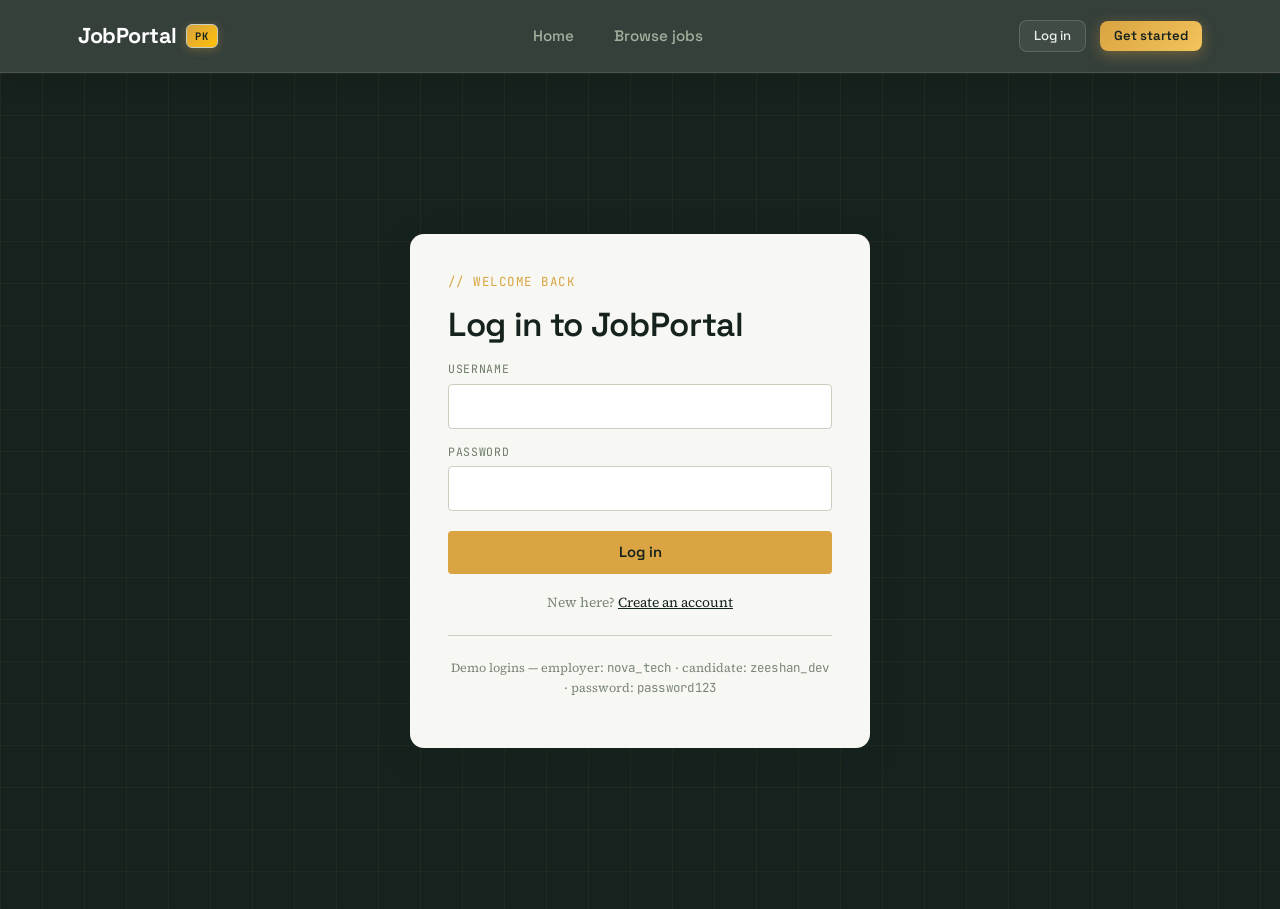
<file: frontend/login.html>
<!DOCTYPE html>
<html lang="en">
<head>
<meta charset="UTF-8">
<meta name="viewport" content="width=device-width, initial-scale=1.0">
<title>Log in — JobPortal</title>
<link rel="stylesheet" href="css/style.css">
<script src="js/config.js"></script>
</head>
<body>

<div id="topnav"></div>

<div class="auth-wrap">
  <div class="auth-card">
    <span class="eyebrow">// Welcome back</span>
    <h2>Log in to JobPortal</h2>
    <div id="loginAlert"></div>
    <form id="loginForm">
      <div class="field" style="margin-bottom:14px;">
        <label for="username">Username</label>
        <input type="text" id="username" required autocomplete="username">
      </div>
      <div class="field" style="margin-bottom:20px;">
        <label for="password">Password</label>
        <input type="password" id="password" required autocomplete="current-password">
      </div>
      <button type="submit" class="btn btn-primary btn-block" id="loginBtn">Log in</button>
    </form>
    <p class="text-muted" style="margin-top:18px; text-align:center;">
      New here? <a href="register.html" style="text-decoration:underline; color:var(--ink);">Create an account</a>
    </p>
    <hr class="divider">
    <p class="text-muted" style="font-size:.78rem; text-align:center;">
      Demo logins — employer: <span class="mono">nova_tech</span> · candidate: <span class="mono">zeeshan_dev</span> · password: <span class="mono">password123</span>
    </p>
  </div>
</div>

<script src="js/api.js"></script>
<script src="js/main.js"></script>
<script>
  renderNav();

  if (Auth.isLoggedIn()) window.location.href = "index.html";

  document.getElementById("loginForm").addEventListener("submit", async (e) => {
    e.preventDefault();
    const alertEl = document.getElementById("loginAlert");
    alertEl.innerHTML = "";
    const btn = document.getElementById("loginBtn");
    btn.disabled = true;
    btn.innerHTML = `<span class="spinner"></span> Logging in…`;
    try {
      const user = await Auth.login(document.getElementById("username").value, document.getElementById("password").value);
      window.location.href = user.role === "employer" ? "employer-dashboard.html" : "candidate-dashboard.html";
    } catch (err) {
      alertEl.innerHTML = `<div class="alert alert-error">${escapeHtml(err.message)}</div>`;
      btn.disabled = false;
      btn.textContent = "Log in";
    }
  });
</script>
</body>
</html>
</file>
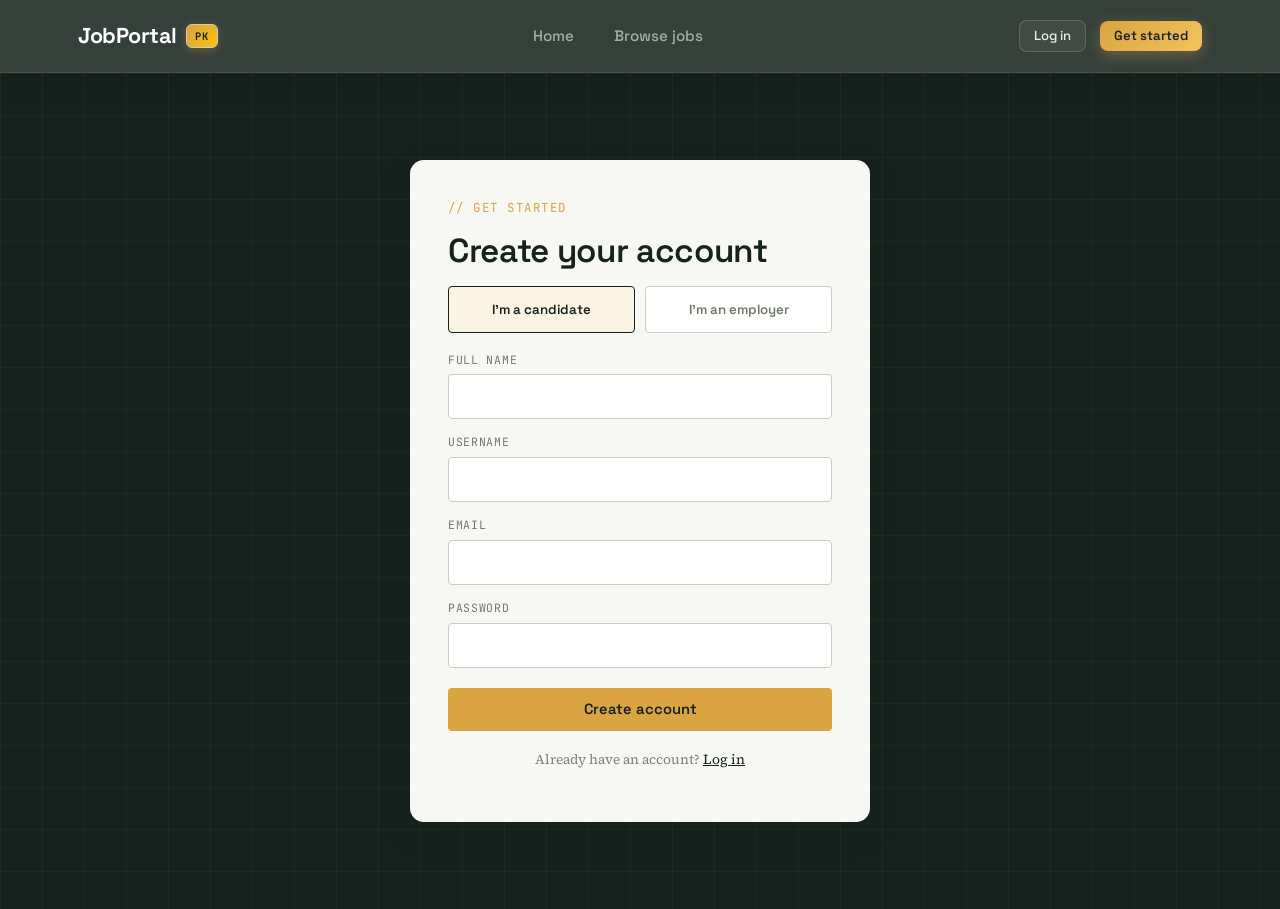
<file: frontend/register.html>
<!DOCTYPE html>
<html lang="en">
<head>
<meta charset="UTF-8">
<meta name="viewport" content="width=device-width, initial-scale=1.0">
<title>Create an account — JobPortal</title>
<link rel="stylesheet" href="css/style.css">
<script src="js/config.js"></script>
</head>
<body>

<div id="topnav"></div>

<div class="auth-wrap">
  <div class="auth-card">
    <span class="eyebrow">// Get started</span>
    <h2>Create your account</h2>

    <div class="role-toggle">
      <button type="button" class="active" id="roleCandidateBtn">I'm a candidate</button>
      <button type="button" id="roleEmployerBtn">I'm an employer</button>
    </div>

    <div id="registerAlert"></div>
    <form id="registerForm">
      <div class="field" style="margin-bottom:14px;" id="fullNameField">
        <label for="fullName">Full name</label>
        <input type="text" id="fullName">
      </div>
      <div class="field hidden" style="margin-bottom:14px;" id="companyNameField">
        <label for="companyName">Company name</label>
        <input type="text" id="companyName">
      </div>
      <div class="field" style="margin-bottom:14px;">
        <label for="username">Username</label>
        <input type="text" id="username" required autocomplete="username">
      </div>
      <div class="field" style="margin-bottom:14px;">
        <label for="email">Email</label>
        <input type="email" id="email" required autocomplete="email">
      </div>
      <div class="field" style="margin-bottom:20px;">
        <label for="password">Password</label>
        <input type="password" id="password" required minlength="6" autocomplete="new-password">
      </div>
      <button type="submit" class="btn btn-primary btn-block" id="registerBtn">Create account</button>
    </form>
    <p class="text-muted" style="margin-top:18px; text-align:center;">
      Already have an account? <a href="login.html" style="text-decoration:underline; color:var(--ink);">Log in</a>
    </p>
  </div>
</div>

<script src="js/api.js"></script>
<script src="js/main.js"></script>
<script>
  renderNav();
  if (Auth.isLoggedIn()) window.location.href = "index.html";

  let role = "candidate";
  const candBtn = document.getElementById("roleCandidateBtn");
  const empBtn = document.getElementById("roleEmployerBtn");
  const fullNameField = document.getElementById("fullNameField");
  const companyNameField = document.getElementById("companyNameField");

  function setRole(r) {
    role = r;
    candBtn.classList.toggle("active", r === "candidate");
    empBtn.classList.toggle("active", r === "employer");
    fullNameField.classList.toggle("hidden", r !== "candidate");
    companyNameField.classList.toggle("hidden", r !== "employer");
  }
  candBtn.addEventListener("click", () => setRole("candidate"));
  empBtn.addEventListener("click", () => setRole("employer"));

  document.getElementById("registerForm").addEventListener("submit", async (e) => {
    e.preventDefault();
    const alertEl = document.getElementById("registerAlert");
    alertEl.innerHTML = "";
    const btn = document.getElementById("registerBtn");
    btn.disabled = true;
    btn.innerHTML = `<span class="spinner"></span> Creating account…`;

    const payload = {
      username: document.getElementById("username").value,
      email: document.getElementById("email").value,
      password: document.getElementById("password").value,
      role,
    };
    if (role === "candidate") payload.full_name = document.getElementById("fullName").value;
    else payload.company_name = document.getElementById("companyName").value;

    try {
      const user = await Auth.register(payload);
      toast("Account created — welcome!");
      window.location.href = user.role === "employer" ? "employer-dashboard.html" : "candidate-dashboard.html";
    } catch (err) {
      alertEl.innerHTML = `<div class="alert alert-error">${escapeHtml(err.message)}</div>`;
      btn.disabled = false;
      btn.textContent = "Create account";
    }
  });
</script>
</body>
</html>
</file>
<file: frontend/css/style.css>
/* ===========================================================
   JOBPORTAL — DESIGN SYSTEM
   Concept: a career "filing desk" — postings pinned like index
   cards, applications move through trays (Pending → Reviewed →
   Shortlisted → Interview → Hired). Ribbons + tab-index nav
   carry that filing-system logic through the whole product.
   =========================================================== */

@import url('https://fonts.googleapis.com/css2?family=Space+Grotesk:wght@400;500;600;700&family=Source+Serif+4:opsz,wght@8..60,400;8..60,500;8..60,600&family=JetBrains+Mono:wght@400;500;600&display=swap');

:root{
  /* --- palette --- */
  --ink:        #16221D;   /* near-black, warm green-cast */
  --ink-soft:   #2A382F;
  --paper:      #ECEFE7;   /* pale sage paper */
  --paper-dim:  #E1E5DA;
  --card:       #F7F8F3;
  --line:       #C9CFC0;
  --line-soft:  #DADFD1;

  --amber:      #D9A441;   /* open / pinned */
  --amber-ink:  #6B4A0E;
  --teal:       #2F6F5E;   /* hired / success */
  --teal-ink:   #16332A;
  --coral:      #C1553C;   /* closing / rejected / urgent */
  --coral-ink:  #5C2418;
  --blue:       #3E6E96;   /* interview / info */

  --radius-sm: 4px;
  --radius-md: 8px;
  --radius-lg: 14px;

  --shadow-card: 0 1px 0 rgba(22,34,29,0.06), 0 6px 16px rgba(22,34,29,0.06);
  --shadow-pop:  0 10px 30px rgba(22,34,29,0.18);

  --font-display: 'Space Grotesk', system-ui, sans-serif;
  --font-body: 'Source Serif 4', Georgia, serif;
  --font-mono: 'JetBrains Mono', ui-monospace, monospace;
}

*{ box-sizing: border-box; }
html{ scroll-behavior: smooth; }
body{
  margin:0;
  background: var(--paper);
  color: var(--ink);
  font-family: var(--font-body);
  font-size: 16px;
  line-height: 1.55;
  -webkit-font-smoothing: antialiased;
}

h1,h2,h3,h4,.font-display{
  font-family: var(--font-display);
  font-weight: 600;
  letter-spacing: -0.01em;
  line-height: 1.12;
  margin: 0 0 .5em;
  color: var(--ink);
}
h1{ font-size: clamp(2.1rem, 4vw, 3.2rem); font-weight: 700; }
h2{ font-size: clamp(1.5rem, 2.6vw, 2.1rem); }
h3{ font-size: 1.25rem; }
p{ margin: 0 0 1em; color: var(--ink-soft); }
a{ color: inherit; text-decoration: none; }
.mono{ font-family: var(--font-mono); letter-spacing: .02em; }

::selection{ background: var(--amber); color: var(--ink); }

:focus-visible{
  outline: 2px solid var(--teal);
  outline-offset: 2px;
}

@media (prefers-reduced-motion: reduce){
  *{ animation-duration: 0.01ms !important; transition-duration: 0.01ms !important; }
}

.container{
  max-width: 1180px;
  margin: 0 auto;
  padding: 0 28px;
}

/* ---------------------------------------------------------
   TOP NAV — Premium Glassmorphic Design
   --------------------------------------------------------- */
#topnav {
  position: sticky; top: 0; z-index: 100;
  background: rgba(22, 34, 29, 0.85); /* dark ink, translucent */
  backdrop-filter: blur(16px);
  -webkit-backdrop-filter: blur(16px);
  border-bottom: 1px solid rgba(255, 255, 255, 0.1);
  box-shadow: 0 4px 30px rgba(0, 0, 0, 0.1);
  transition: all 0.3s ease;
}
.topnav-inner {
  max-width: 1180px; margin: 0 auto; padding: 0 28px;
  display: flex; align-items: center; justify-content: space-between;
  height: 72px;
}
.brand {
  font-family: var(--font-display); font-weight: 700; font-size: 1.35rem;
  color: #fff; display: flex; align-items: center; gap: 10px;
  letter-spacing: -0.02em;
}
.brand .tag {
  background: linear-gradient(135deg, var(--amber), #FFC107);
  color: var(--ink); font-family: var(--font-mono);
  font-size: 0.65rem; font-weight: 700; padding: 3px 8px; border-radius: 6px;
  letter-spacing: 0.08em;
  box-shadow: 0 2px 8px rgba(217, 164, 65, 0.3);
}
.navlinks { display: flex; align-items: center; gap: 8px; }
.navlinks a {
  color: #A3B19E; font-family: var(--font-display); font-size: 0.95rem; font-weight: 500;
  padding: 8px 16px; border-radius: 8px;
  position: relative; transition: all 0.25s cubic-bezier(0.4, 0, 0.2, 1);
  overflow: hidden;
}
.navlinks a::before {
  content: ""; position: absolute; inset: 0;
  background: rgba(255, 255, 255, 0.1);
  transform: scale(0.8); opacity: 0;
  border-radius: 8px; transition: all 0.25s ease; z-index: -1;
}
.navlinks a:hover {
  color: #fff;
}
.navlinks a:hover::before {
  transform: scale(1); opacity: 1;
}
.navlinks a.active {
  color: var(--amber);
  font-weight: 600;
}
.navlinks a.active::after {
  content: ""; position: absolute; bottom: 0; left: 50%; transform: translateX(-50%);
  width: 24px; height: 3px; background: var(--amber);
  border-radius: 3px 3px 0 0;
  box-shadow: 0 0 8px rgba(217, 164, 65, 0.6);
}
.nav-right { display: flex; align-items: center; gap: 14px; }

/* Enhanced Notification Button */
.notif-btn {
  position: relative; background: rgba(255,255,255,0.06); border: 1px solid rgba(255,255,255,0.12);
  color: #fff; width: 42px; height: 42px; border-radius: 12px;
  display: flex; align-items: center; justify-content: center;
  cursor: pointer; font-size: 1.1rem;
  transition: all 0.2s ease;
}
.notif-btn:hover {
  background: rgba(255,255,255,0.12);
  transform: translateY(-2px);
  box-shadow: 0 4px 12px rgba(0,0,0,0.15);
}
.notif-btn:active { transform: translateY(0); }
.notif-dot {
  position: absolute; top: 8px; right: 8px; width: 8px; height: 8px; border-radius: 50%;
  background: var(--coral); border: 1.5px solid var(--ink); display: none;
  box-shadow: 0 0 0 2px rgba(193, 85, 60, 0.3);
}
.notif-dot.show { display: block; animation: pulse-dot 2s infinite; }
@keyframes pulse-dot {
  0% { box-shadow: 0 0 0 0 rgba(193, 85, 60, 0.6); }
  70% { box-shadow: 0 0 0 6px rgba(193, 85, 60, 0); }
  100% { box-shadow: 0 0 0 0 rgba(193, 85, 60, 0); }
}

/* Premium Notification Panel */
.notif-panel {
  position: absolute; right: 28px; top: 76px; width: 360px; max-height: 440px; overflow-y: auto;
  background: var(--card); border: 1px solid var(--line); border-radius: 16px;
  box-shadow: 0 12px 40px rgba(22, 34, 29, 0.25); display: none; z-index: 100;
  transform-origin: top right;
  animation: dropdown 0.2s cubic-bezier(0.175, 0.885, 0.32, 1.275) forwards;
}
@keyframes dropdown {
  from { opacity: 0; transform: scale(0.95) translateY(-10px); }
  to { opacity: 1; transform: scale(1) translateY(0); }
}
.notif-panel.open { display: block; }
.notif-item { padding: 14px 18px; border-bottom: 1px solid var(--line-soft); font-size: 0.9rem; transition: background 0.15s ease; }
.notif-item:hover { background: rgba(0,0,0,0.02); }
.notif-item:last-child { border-bottom: none; }
.notif-item.unread { background: #FBF3E1; border-left: 3px solid var(--amber); }
.notif-item .t { color: #7A8478; font-size: 0.75rem; font-family: var(--font-mono); margin-top: 4px; }

/* Enhanced Nav Buttons */
#topnav .btn-outline-light {
  background: rgba(255,255,255,0.06); border: 1px solid rgba(255,255,255,0.15);
  border-radius: 8px; font-weight: 500;
}
#topnav .btn-outline-light:hover {
  background: rgba(255,255,255,0.15); border-color: rgba(255,255,255,0.3);
}
#topnav .btn-primary {
  background: linear-gradient(135deg, var(--amber), #F3C35C);
  border: none; color: var(--ink); border-radius: 8px;
  box-shadow: 0 4px 14px rgba(217, 164, 65, 0.35);
}
#topnav .btn-primary:hover {
  transform: translateY(-2px);
  box-shadow: 0 6px 20px rgba(217, 164, 65, 0.5);
}

/* ---------------------------------------------------------
   BUTTONS
   --------------------------------------------------------- */
.btn{
  display:inline-flex; align-items:center; justify-content:center; gap:8px;
  font-family: var(--font-display); font-weight:600; font-size:.92rem;
  padding: 12px 22px; border-radius: var(--radius-sm); border: 2px solid transparent;
  cursor:pointer; transition: transform .12s ease, box-shadow .12s ease, background .12s ease;
  line-height:1;
}
.btn:active{ transform: translateY(1px); }
.btn-primary{ background: var(--amber); color: var(--ink); }
.btn-primary:hover{ box-shadow: 0 4px 0 var(--amber-ink); transform: translateY(-2px); }
.btn-dark{ background: var(--ink); color: var(--paper); }
.btn-dark:hover{ background: var(--ink-soft); }
.btn-outline{ background: transparent; border-color: var(--ink); color: var(--ink); }
.btn-outline:hover{ background: var(--ink); color: var(--paper); }
.btn-outline-light{ background: transparent; border-color: #4A594F; color: var(--paper); }
.btn-outline-light:hover{ background: rgba(255,255,255,.08); }
.btn-danger{ background: transparent; border-color: var(--coral); color: var(--coral-ink); }
.btn-danger:hover{ background: var(--coral); color: #fff; }
.btn-sm{ padding: 8px 14px; font-size: .82rem; }
.btn-block{ width:100%; }
.btn[disabled]{ opacity:.5; cursor:not-allowed; }

/* ---------------------------------------------------------
   HERO
   --------------------------------------------------------- */
.hero{
  background: var(--ink);
  color: var(--paper);
  position: relative;
  overflow: hidden;
  padding: 84px 0 64px;
}
.hero::before{
  content:"";
  position:absolute; inset:0;
  background-image:
    linear-gradient(rgba(217,164,65,0.08) 1px, transparent 1px),
    linear-gradient(90deg, rgba(217,164,65,0.08) 1px, transparent 1px);
  background-size: 42px 42px;
  mask-image: radial-gradient(ellipse at top left, black, transparent 70%);
}
.hero-inner{ position:relative; display:grid; grid-template-columns: 1.15fr .85fr; gap:48px; align-items:end; }
.eyebrow{
  font-family: var(--font-mono); font-size:.78rem; color: var(--amber);
  letter-spacing:.12em; text-transform:uppercase; margin-bottom:14px; display:block;
}
.hero h1{ color:#fff; max-width: 12ch; }
.hero p.lead{ color:#B9C4B7; font-size:1.08rem; max-width: 46ch; }
.hero-actions{ display:flex; gap:12px; margin-top: 26px; flex-wrap:wrap; }

.tally-board{
  background: var(--ink-soft); border:1px solid #3B4B41; border-radius: var(--radius-lg);
  padding: 22px; display:grid; grid-template-columns: 1fr 1fr; gap:18px;
}
.tally{ }
.tally .num{ font-family: var(--font-display); font-size:2.1rem; font-weight:700; color: var(--amber); }
.tally .label{ font-family: var(--font-mono); font-size:.72rem; color:#9BAA96; text-transform:uppercase; letter-spacing:.06em; }

/* search bar overlapping hero */
.search-desk{
  background: var(--card); border-radius: var(--radius-lg); box-shadow: var(--shadow-pop);
  margin-top: -34px; position:relative; z-index: 5;
  padding: 22px; display:grid; grid-template-columns: 2fr 1.2fr 1fr auto; gap:12px;
}
@media (max-width: 860px){ .search-desk{ grid-template-columns: 1fr 1fr; } .hero-inner{ grid-template-columns: 1fr; } }

/* ---------------------------------------------------------
   FORM FIELDS
   --------------------------------------------------------- */
.field{ display:flex; flex-direction:column; gap:6px; }
.field label{
  font-family: var(--font-mono); font-size:.72rem; text-transform:uppercase; letter-spacing:.06em;
  color:#6E7A69;
}
input, select, textarea{
  font-family: var(--font-body); font-size: .95rem; color: var(--ink);
  background: #fff; border: 1.5px solid var(--line); border-radius: var(--radius-sm);
  padding: 11px 13px; width:100%;
}
textarea{ resize: vertical; min-height: 110px; }
input:focus, select:focus, textarea:focus{ border-color: var(--teal); }
select{ font-family: var(--font-display); }

/* ---------------------------------------------------------
   SECTIONS / LAYOUT
   --------------------------------------------------------- */
.section{ padding: 64px 0; }
.section-head{ display:flex; align-items:flex-end; justify-content:space-between; margin-bottom: 30px; gap:20px; flex-wrap:wrap; }
.section-head p{ margin:0; }

.grid-jobs{ display:grid; grid-template-columns: repeat(3, 1fr); gap: 22px; }
@media (max-width: 980px){ .grid-jobs{ grid-template-columns: repeat(2,1fr); } }
@media (max-width: 640px){ .grid-jobs{ grid-template-columns: 1fr; } }

/* ---------------------------------------------------------
   JOB CARD — index card with a folded ribbon corner
   --------------------------------------------------------- */
.job-card{
  background: var(--card); border:1px solid var(--line); border-radius: var(--radius-md);
  padding: 20px; position:relative; overflow:hidden;
  box-shadow: var(--shadow-card);
  display:flex; flex-direction:column; gap:12px;
  transition: transform .15s ease, box-shadow .15s ease;
}
.job-card:hover{ transform: translateY(-3px); box-shadow: 0 14px 30px rgba(22,34,29,0.14); }
.job-card::after{
  content:""; position:absolute; top:0; right:0; width:0; height:0;
  border-style: solid; border-width: 0 26px 26px 0; border-color: transparent var(--amber) transparent transparent;
}
.job-card.remote::after{ border-color: transparent var(--blue) transparent transparent; }
.job-card.closed::after{ border-color: transparent var(--coral) transparent transparent; }

.job-card .co{ display:flex; align-items:center; gap:10px; }
.co-mark{
  width:38px; height:38px; border-radius: 8px; background: var(--ink);
  color: var(--amber); display:flex; align-items:center; justify-content:center;
  font-family: var(--font-display); font-weight:700; font-size:1rem; flex-shrink:0;
}
.co-name{ font-family: var(--font-display); font-size:.82rem; color:#6E7A69; }
.job-card h3{ margin: 2px 0 0; font-size: 1.12rem; }
.job-card h3 a:hover{ color: var(--teal-ink); }
.job-meta{ display:flex; flex-wrap:wrap; gap:8px; }
.tag{
  font-family: var(--font-mono); font-size:.7rem; letter-spacing:.03em; text-transform:uppercase;
  padding: 4px 8px; border-radius: 20px; border: 1px solid var(--line);
  color: var(--ink-soft); background: #fff;
}
.tag.gold{ border-color: var(--amber); color: var(--amber-ink); background:#FCF4E3; }
.tag.teal{ border-color: var(--teal); color: var(--teal-ink); background:#E7F1EE; }
.tag.blue{ border-color: var(--blue); color:#1F3A50; background:#E9F0F5; }
.job-card .desc{ font-size:.88rem; color:#556052; margin:0; flex:1; }
.job-card .foot{ display:flex; align-items:center; justify-content:space-between; margin-top:6px; }
.salary{ font-family: var(--font-display); font-weight:600; color: var(--ink); font-size:.92rem; }
.applicants-count{ font-family: var(--font-mono); font-size:.72rem; color:#7A8478; }

/* ---------------------------------------------------------
   STATUS BADGES (application pipeline)
   --------------------------------------------------------- */
.status-badge{
  font-family: var(--font-mono); font-size:.72rem; text-transform:uppercase; letter-spacing:.05em;
  padding: 5px 10px; border-radius: 4px; display:inline-flex; align-items:center; gap:6px;
}
.status-badge::before{ content:""; width:7px; height:7px; border-radius:50%; }
.status-pending{ background:#EFF1E9; color:#5B6455; }
.status-pending::before{ background:#8B9581; }
.status-reviewed{ background:#E9F0F5; color:#1F3A50; }
.status-reviewed::before{ background: var(--blue); }
.status-shortlisted{ background:#FCF4E3; color:var(--amber-ink); }
.status-shortlisted::before{ background: var(--amber); }
.status-interview{ background:#EDE7F5; color:#4A2E7A; }
.status-interview::before{ background:#7A4FC2; }
.status-accepted{ background:#E7F1EE; color:var(--teal-ink); }
.status-accepted::before{ background: var(--teal); }
.status-rejected{ background:#F6E7E3; color:var(--coral-ink); }
.status-rejected::before{ background: var(--coral); }

/* ---------------------------------------------------------
   DASHBOARD LAYOUT — file drawers
   --------------------------------------------------------- */
.dash{ display:grid; grid-template-columns: 240px 1fr; gap: 28px; align-items:start; }
@media (max-width: 860px){ .dash{ grid-template-columns: 1fr; } }
.drawer-nav{
  background: var(--ink); border-radius: var(--radius-md); overflow:hidden; position:sticky; top:84px;
}
.drawer-nav a{
  display:flex; align-items:center; gap:10px; padding: 14px 18px; color:#B9C4B7;
  font-family: var(--font-display); font-size:.9rem; border-left: 3px solid transparent;
  cursor:pointer;
}
.drawer-nav a:hover{ background: rgba(255,255,255,0.05); }
.drawer-nav a.active{ background: var(--ink-soft); color: var(--amber); border-left-color: var(--amber); }
.panel{
  background: var(--card); border:1px solid var(--line); border-radius: var(--radius-md);
  padding: 26px; box-shadow: var(--shadow-card);
}
.panel + .panel{ margin-top: 20px; }
.panel-head{ display:flex; align-items:center; justify-content:space-between; margin-bottom:18px; gap:12px; flex-wrap:wrap; }

.stat-row{ display:grid; grid-template-columns: repeat(4,1fr); gap:14px; }
@media (max-width:760px){ .stat-row{ grid-template-columns: repeat(2,1fr);} }
.stat-tile{ background:#fff; border:1px solid var(--line); border-radius: var(--radius-sm); padding:16px; }
.stat-tile .n{ font-family: var(--font-display); font-size:1.7rem; font-weight:700; }
.stat-tile .l{ font-family: var(--font-mono); font-size:.7rem; text-transform:uppercase; letter-spacing:.05em; color:#7A8478; }

table.list-table{ width:100%; border-collapse: collapse; font-size:.9rem; }
table.list-table th{
  text-align:left; font-family: var(--font-mono); font-size:.7rem; text-transform:uppercase; letter-spacing:.05em;
  color:#7A8478; padding: 10px 8px; border-bottom: 2px solid var(--line);
}
table.list-table td{ padding: 12px 8px; border-bottom: 1px solid var(--line-soft); vertical-align:middle; }
table.list-table tr:last-child td{ border-bottom:none; }

.empty-state{ text-align:center; padding: 46px 20px; color:#7A8478; }
.empty-state .icon{ font-size:2.2rem; margin-bottom:10px; }

/* ---------------------------------------------------------
   AUTH PAGES
   --------------------------------------------------------- */
.auth-wrap{
  min-height: calc(100vh - 64px); display:flex; align-items:center; justify-content:center;
  background: var(--ink);
  padding: 40px 20px;
  background-image: linear-gradient(rgba(217,164,65,0.06) 1px, transparent 1px), linear-gradient(90deg, rgba(217,164,65,0.06) 1px, transparent 1px);
  background-size: 42px 42px;
}
.auth-card{
  background: var(--card); border-radius: var(--radius-lg); box-shadow: var(--shadow-pop);
  padding: 38px; width: 100%; max-width: 460px;
}
.role-toggle{ display:grid; grid-template-columns:1fr 1fr; gap:10px; margin-bottom: 18px; }
.role-toggle button{
  padding: 14px; border-radius: var(--radius-sm); border: 1.5px solid var(--line); background:#fff;
  font-family: var(--font-display); font-weight:600; cursor:pointer; color:#6E7A69;
}
.role-toggle button.active{ border-color: var(--ink); color: var(--ink); background: #FCF4E3; }

/* ---------------------------------------------------------
   FOOTER
   --------------------------------------------------------- */
footer{ background: var(--ink); color:#8FA08A; padding: 40px 0; margin-top:60px; }
footer .container{ display:flex; justify-content:space-between; align-items:center; flex-wrap:wrap; gap:14px; }
footer a{ color:#C9D3C7; }
footer .mono{ font-size:.78rem; }

/* misc */
.alert{ padding: 12px 16px; border-radius: var(--radius-sm); font-size:.88rem; margin-bottom:16px; }
.alert-error{ background:#F6E7E3; color: var(--coral-ink); border:1px solid var(--coral); }
.alert-success{ background:#E7F1EE; color: var(--teal-ink); border:1px solid var(--teal); }
.spinner{ display:inline-block; width:16px; height:16px; border:2px solid rgba(0,0,0,.15); border-top-color: var(--ink); border-radius:50%; animation: spin .7s linear infinite; }
@keyframes spin{ to{ transform: rotate(360deg); } }
.hidden{ display:none !important; }
.text-muted{ color:#7A8478; font-size:.86rem; }
.divider{ height:1px; background: var(--line); margin: 22px 0; border:none; }
.badge-pill{ font-family: var(--font-mono); font-size:.68rem; padding:3px 8px; border-radius:20px; background:var(--ink); color:var(--paper); }
</file>
